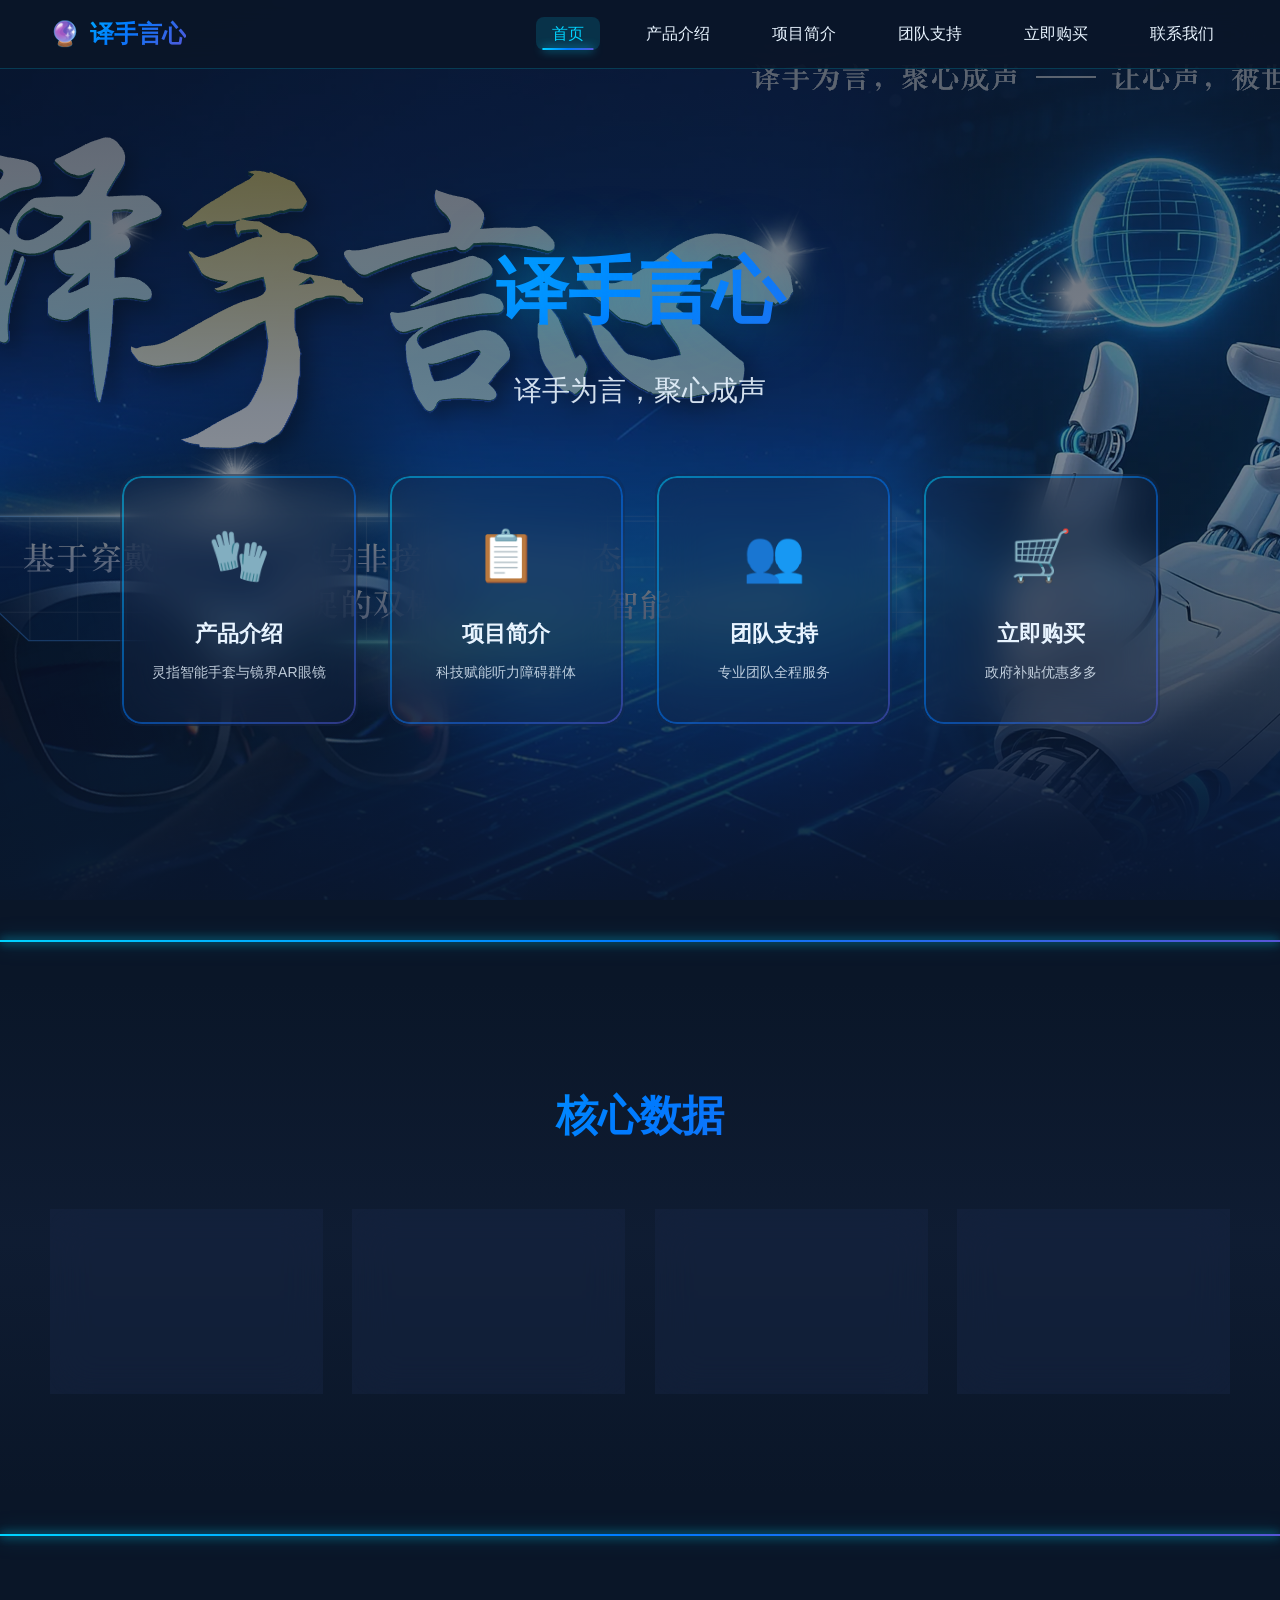
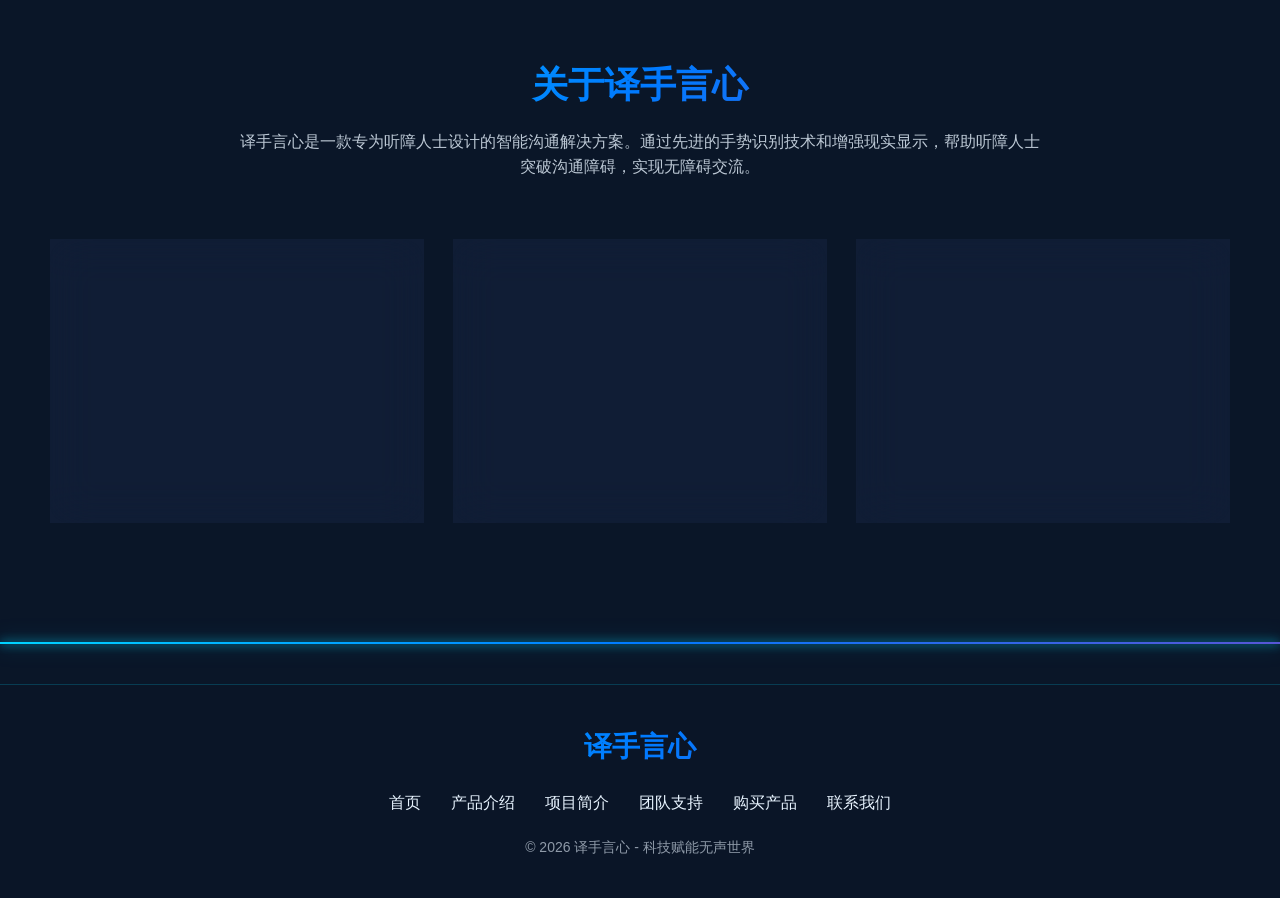
<file: index.html>
<!DOCTYPE html>
<html lang="zh-CN">
<head>
    <meta charset="UTF-8">
    <meta name="viewport" content="width=device-width, initial-scale=1.0">
    <title>译手言心 - 科技赋能无声世界</title>
    <link rel="stylesheet" href="css/style.css">
</head>
<body>
    <!-- 导航栏 -->
    <nav class="navbar">
        <a href="index.html" class="nav-logo">译手言心</a>
        <ul class="nav-links">
            <li><a href="index.html" class="active">首页</a></li>
            <li><a href="product.html">产品介绍</a></li>
            <li><a href="project.html">项目简介</a></li>
            <li><a href="team.html">团队支持</a></li>
            <li><a href="purchase.html">立即购买</a></li>
            <li><a href="contact.html">联系我们</a></li>
        </ul>
        <div class="menu-toggle">
            <span></span>
            <span></span>
            <span></span>
        </div>
    </nav>

    <!-- Hero 区域 -->
    <section class="hero">
        <div class="hero-bg"></div>
        <div class="hero-overlay"></div>
        <div class="hero-content">
            <h1 class="hero-title">译手言心</h1>
            <p class="hero-subtitle">译手为言，聚心成声</p>
            
            <!-- 导航卡片 -->
            <div class="nav-cards">
                <a href="product.html" class="nav-card">
                    <div class="nav-card-icon">🧤</div>
                    <h3 class="nav-card-title">产品介绍</h3>
                    <p class="nav-card-desc">灵指智能手套与镜界AR眼镜</p>
                </a>
                <a href="project.html" class="nav-card">
                    <div class="nav-card-icon">📋</div>
                    <h3 class="nav-card-title">项目简介</h3>
                    <p class="nav-card-desc">科技赋能听力障碍群体</p>
                </a>
                <a href="team.html" class="nav-card">
                    <div class="nav-card-icon">👥</div>
                    <h3 class="nav-card-title">团队支持</h3>
                    <p class="nav-card-desc">专业团队全程服务</p>
                </a>
                <a href="purchase.html" class="nav-card">
                    <div class="nav-card-icon">🛒</div>
                    <h3 class="nav-card-title">立即购买</h3>
                    <p class="nav-card-desc">政府补贴优惠多多</p>
                </a>
            </div>
        </div>
    </section>

    <!-- 发光分隔线 -->
    <div class="glow-line"></div>

    <!-- 核心数据展示 -->
    <section class="stats-section">
        <h2 class="section-title">核心数据</h2>
        <div class="stats-grid">
            <div class="stat-card fade-in">
                <div class="stat-number">94.63<span class="stat-unit">%</span></div>
                <div class="stat-label">识别精准度</div>
            </div>
            <div class="stat-card fade-in">
                <div class="stat-number">1200<span class="stat-unit">+</span></div>
                <div class="stat-label">服务人次</div>
            </div>
            <div class="stat-card fade-in">
                <div class="stat-number">8<span class="stat-unit">家</span></div>
                <div class="stat-label">合作机构</div>
            </div>
            <div class="stat-card fade-in">
                <div class="stat-number">95<span class="stat-unit">%</span></div>
                <div class="stat-label">用户满意度</div>
            </div>
        </div>
    </section>

    <!-- 发光分隔线 -->
    <div class="glow-line"></div>

    <!-- 关于我们 -->
    <section class="content-section">
        <div class="section-header">
            <h2>关于译手言心</h2>
            <p style="color: var(--glow-light); opacity: 0.8; max-width: 800px; margin: 0 auto;">
                译手言心是一款专为听障人士设计的智能沟通解决方案。通过先进的手势识别技术和增强现实显示，帮助听障人士突破沟通障碍，实现无障碍交流。
            </p>
        </div>

        <div class="tech-highlights" style="margin-top: 60px;">
            <div class="tech-card fade-in">
                <div class="tech-icon">🤲</div>
                <h4>手势识别</h4>
                <p>基于深度学习的实时手势识别技术，精准捕捉每一个动作</p>
            </div>
            <div class="tech-card fade-in">
                <div class="tech-icon">👓</div>
                <h4>AR增强现实</h4>
                <p>实时翻译显示，让沟通更加直观便捷</p>
            </div>
            <div class="tech-card fade-in">
                <div class="tech-icon">🌐</div>
                <h4>多语言支持</h4>
                <p>支持8种语言的实时翻译，打破语言障碍</p>
            </div>
        </div>
    </section>

    <!-- 发光分隔线 -->
    <div class="glow-line"></div>

    <!-- Footer -->
    <footer class="footer">
        <div class="footer-content">
            <div class="footer-logo">译手言心</div>
            <div class="footer-links">
                <a href="index.html">首页</a>
                <a href="product.html">产品介绍</a>
                <a href="project.html">项目简介</a>
                <a href="team.html">团队支持</a>
                <a href="purchase.html">购买产品</a>
                <a href="contact.html">联系我们</a>
            </div>
            <p class="footer-copyright">© 2026 译手言心 - 科技赋能无声世界</p>
        </div>
    </footer>

    <script src="js/main.js"></script>
</body>
</html>
</file>
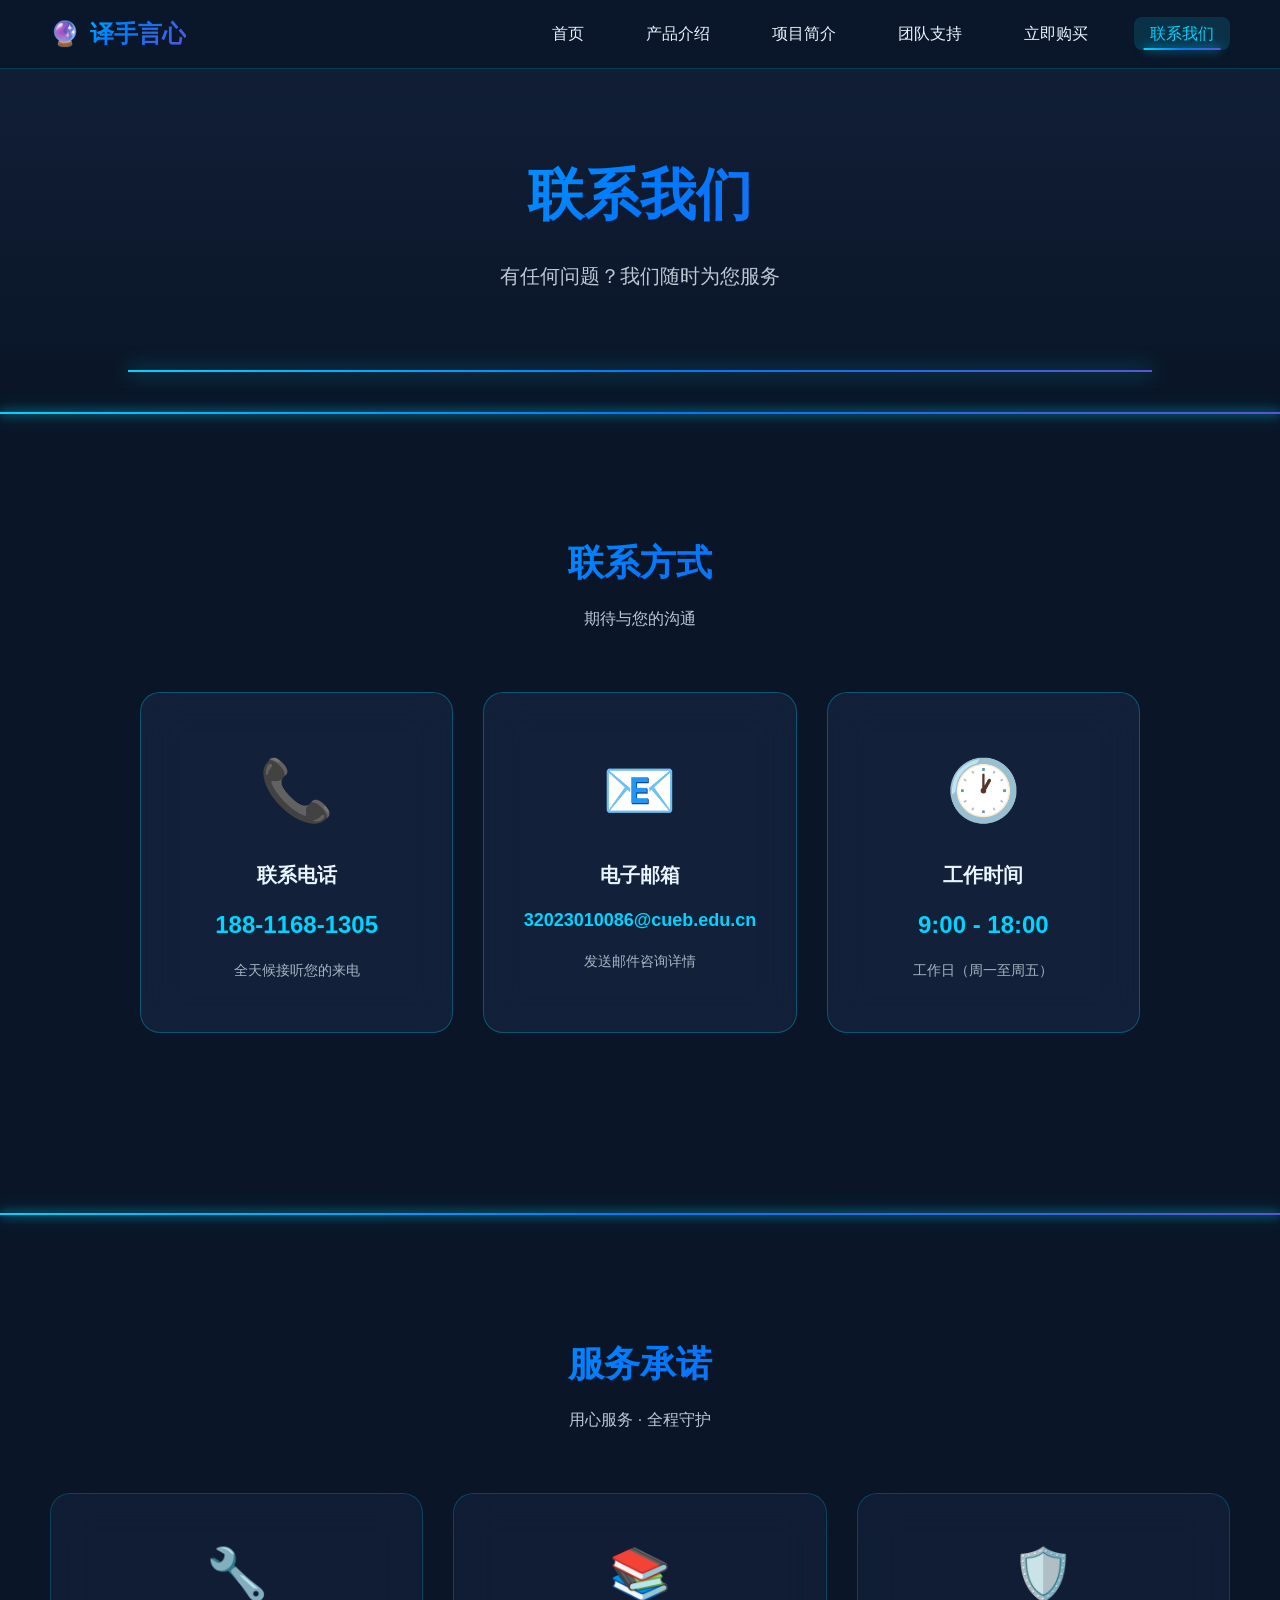
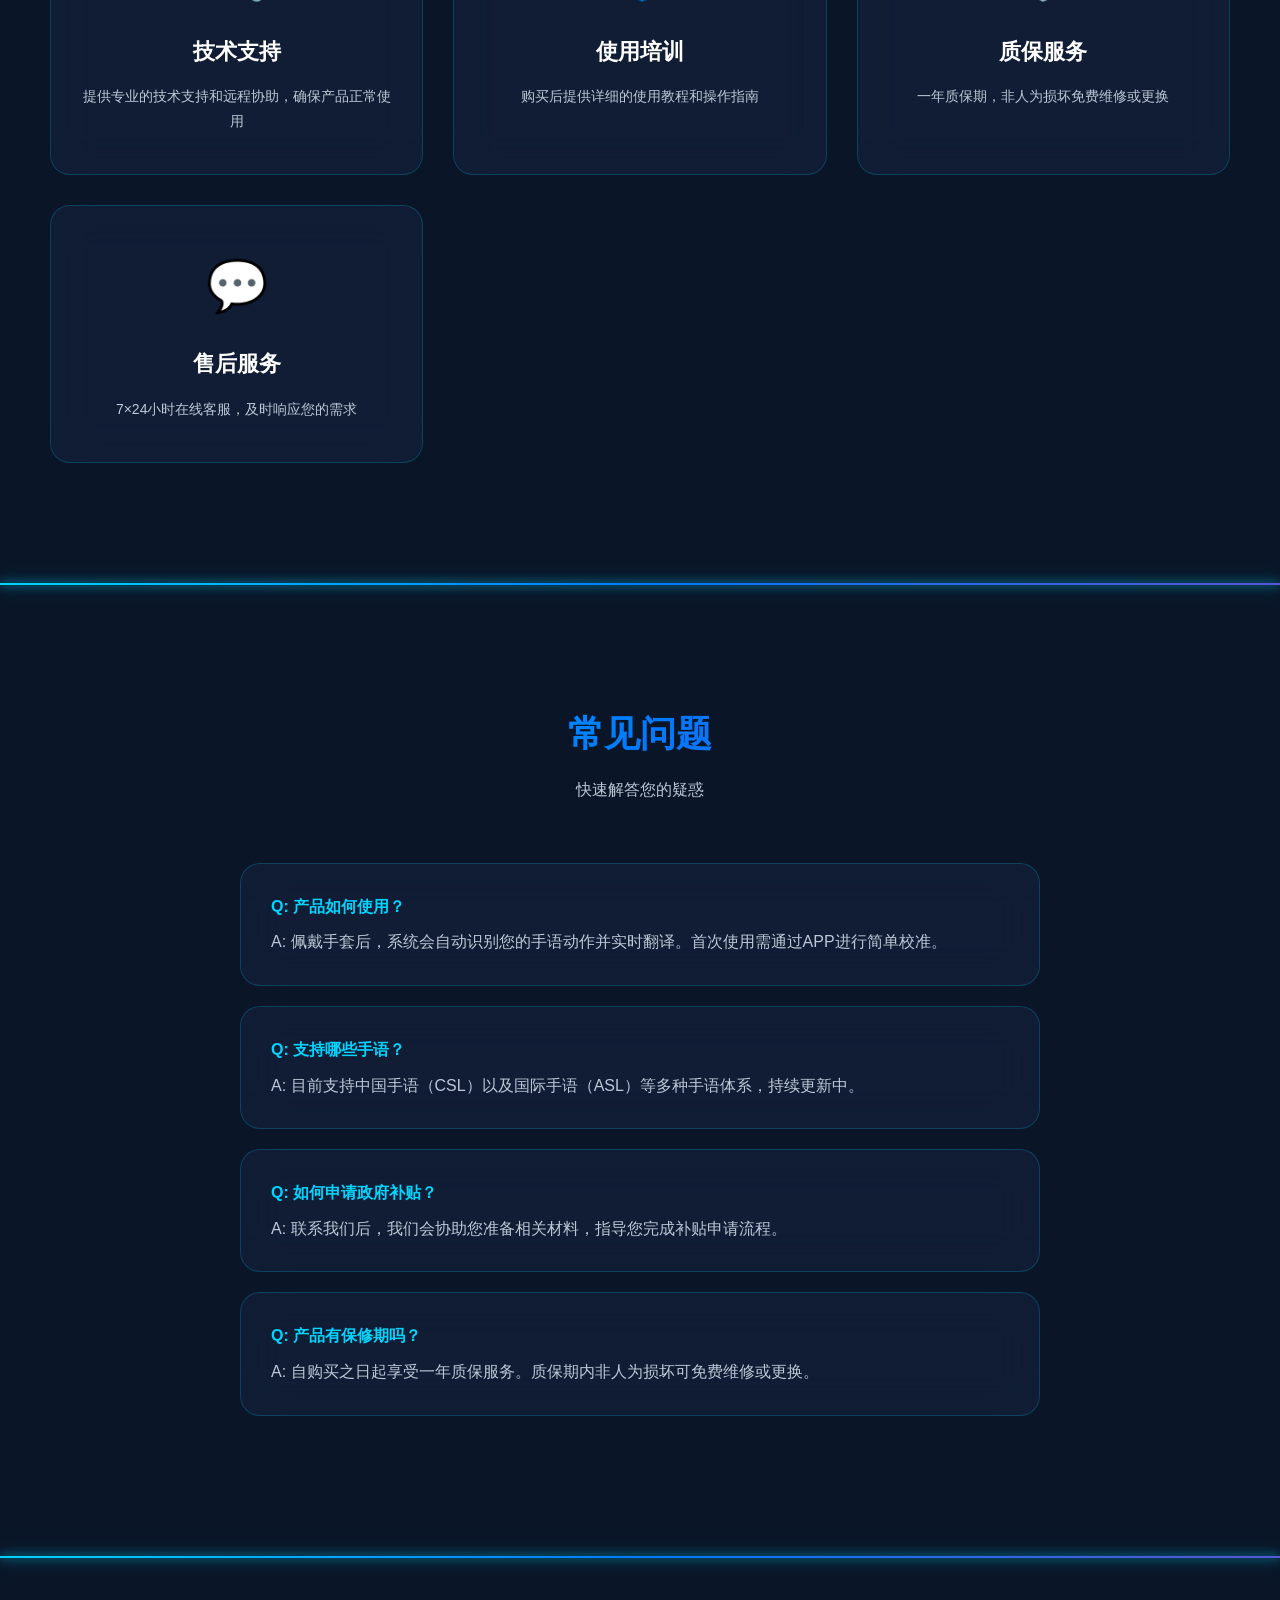
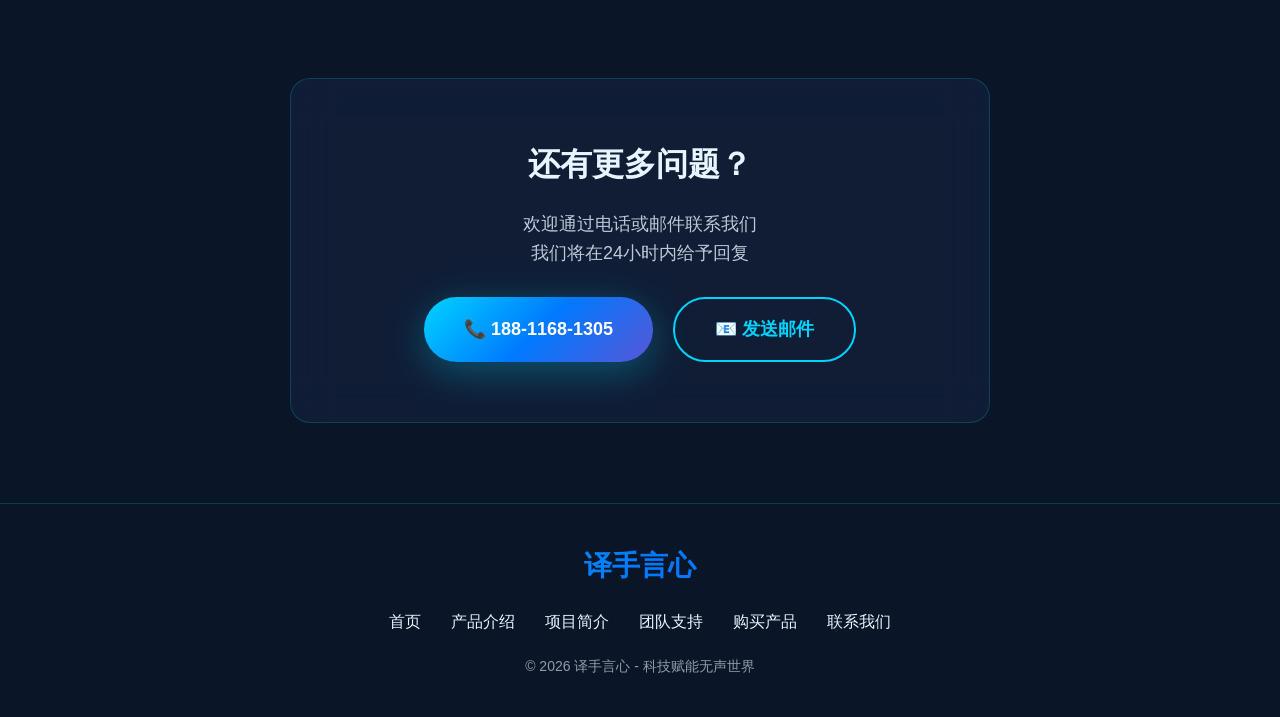
<file: contact.html>
<!DOCTYPE html>
<html lang="zh-CN">
<head>
    <meta charset="UTF-8">
    <meta name="viewport" content="width=device-width, initial-scale=1.0">
    <title>联系我们 - 译手言心</title>
    <link rel="stylesheet" href="css/style.css">
</head>
<body>
    <!-- 导航栏 -->
    <nav class="navbar">
        <a href="index.html" class="nav-logo">译手言心</a>
        <ul class="nav-links">
            <li><a href="index.html">首页</a></li>
            <li><a href="product.html">产品介绍</a></li>
            <li><a href="project.html">项目简介</a></li>
            <li><a href="team.html">团队支持</a></li>
            <li><a href="purchase.html">立即购买</a></li>
            <li><a href="contact.html" class="active">联系我们</a></li>
        </ul>
        <div class="menu-toggle">
            <span></span>
            <span></span>
            <span></span>
        </div>
    </nav>

    <!-- 页面标题 -->
    <section class="page-banner">
        <h1 class="page-title">联系我们</h1>
        <p class="page-subtitle">有任何问题？我们随时为您服务</p>
    </section>

    <!-- 发光分隔线 -->
    <div class="glow-line"></div>

    <!-- 联系方式 -->
    <section class="content-section">
        <div class="section-header">
            <h2>联系方式</h2>
            <p style="color: var(--glow-light); opacity: 0.8;">期待与您的沟通</p>
        </div>
        
        <div class="contact-cards">
            <div class="contact-card fade-in">
                <div class="contact-icon">📞</div>
                <h3>联系电话</h3>
                <div class="contact-value">188-1168-1305</div>
                <p style="margin-top: 15px; font-size: 14px; color: var(--glow-light); opacity: 0.7;">
                    全天候接听您的来电
                </p>
            </div>
            
            <div class="contact-card fade-in">
                <div class="contact-icon">📧</div>
                <h3>电子邮箱</h3>
                <div class="contact-value" style="font-size: 18px;">32023010086@cueb.edu.cn</div>
                <p style="margin-top: 15px; font-size: 14px; color: var(--glow-light); opacity: 0.7;">
                    发送邮件咨询详情
                </p>
            </div>
            
            <div class="contact-card fade-in">
                <div class="contact-icon">🕐</div>
                <h3>工作时间</h3>
                <div class="contact-value">9:00 - 18:00</div>
                <p style="margin-top: 15px; font-size: 14px; color: var(--glow-light); opacity: 0.7;">
                    工作日（周一至周五）
                </p>
            </div>
        </div>
    </section>

    <!-- 发光分隔线 -->
    <div class="glow-line"></div>

    <!-- 服务承诺 -->
    <section class="content-section">
        <div class="section-header">
            <h2>服务承诺</h2>
            <p style="color: var(--glow-light); opacity: 0.8;">用心服务 · 全程守护</p>
        </div>
        
        <div class="tech-highlights" style="margin-top: 40px;">
            <div class="tech-card fade-in">
                <div class="tech-icon">🔧</div>
                <h4>技术支持</h4>
                <p>提供专业的技术支持和远程协助，确保产品正常使用</p>
            </div>
            <div class="tech-card fade-in">
                <div class="tech-icon">📚</div>
                <h4>使用培训</h4>
                <p>购买后提供详细的使用教程和操作指南</p>
            </div>
            <div class="tech-card fade-in">
                <div class="tech-icon">🛡️</div>
                <h4>质保服务</h4>
                <p>一年质保期，非人为损坏免费维修或更换</p>
            </div>
            <div class="tech-card fade-in">
                <div class="tech-icon">💬</div>
                <h4>售后服务</h4>
                <p>7×24小时在线客服，及时响应您的需求</p>
            </div>
        </div>
    </section>

    <!-- 发光分隔线 -->
    <div class="glow-line"></div>

    <!-- 常见问题 -->
    <section class="content-section">
        <div class="section-header">
            <h2>常见问题</h2>
            <p style="color: var(--glow-light); opacity: 0.8;">快速解答您的疑惑</p>
        </div>
        
        <div style="max-width: 800px; margin: 40px auto 0;">
            <div class="glass-card fade-in" style="margin-bottom: 20px;">
                <h4 style="color: var(--tech-blue); margin-bottom: 10px;">Q: 产品如何使用？</h4>
                <p style="color: var(--glow-light); opacity: 0.8;">A: 佩戴手套后，系统会自动识别您的手语动作并实时翻译。首次使用需通过APP进行简单校准。</p>
            </div>
            
            <div class="glass-card fade-in" style="margin-bottom: 20px;">
                <h4 style="color: var(--tech-blue); margin-bottom: 10px;">Q: 支持哪些手语？</h4>
                <p style="color: var(--glow-light); opacity: 0.8;">A: 目前支持中国手语（CSL）以及国际手语（ASL）等多种手语体系，持续更新中。</p>
            </div>
            
            <div class="glass-card fade-in" style="margin-bottom: 20px;">
                <h4 style="color: var(--tech-blue); margin-bottom: 10px;">Q: 如何申请政府补贴？</h4>
                <p style="color: var(--glow-light); opacity: 0.8;">A: 联系我们后，我们会协助您准备相关材料，指导您完成补贴申请流程。</p>
            </div>
            
            <div class="glass-card fade-in" style="margin-bottom: 20px;">
                <h4 style="color: var(--tech-blue); margin-bottom: 10px;">Q: 产品有保修期吗？</h4>
                <p style="color: var(--glow-light); opacity: 0.8;">A: 自购买之日起享受一年质保服务。质保期内非人为损坏可免费维修或更换。</p>
            </div>
        </div>
    </section>

    <!-- 发光分隔线 -->
    <div class="glow-line"></div>

    <!-- 留言咨询 -->
    <section class="content-section" style="text-align: center; padding: 80px 50px;">
        <div class="glass-card fade-in" style="max-width: 700px; margin: 0 auto; padding: 60px;">
            <h2 style="font-size: 32px; margin-bottom: 20px;">还有更多问题？</h2>
            <p style="color: var(--glow-light); opacity: 0.8; margin-bottom: 30px; font-size: 18px;">
                欢迎通过电话或邮件联系我们<br>
                我们将在24小时内给予回复
            </p>
            <div style="display: flex; gap: 20px; justify-content: center; flex-wrap: wrap;">
                <a href="tel:18811681305" class="btn btn-primary" style="font-size: 18px;">
                    📞 188-1168-1305
                </a>
                <a href="mailto:32023010086@cueb.edu.cn" class="btn btn-secondary" style="font-size: 18px;">
                    📧 发送邮件
                </a>
            </div>
        </div>
    </section>

    <!-- Footer -->
    <footer class="footer">
        <div class="footer-content">
            <div class="footer-logo">译手言心</div>
            <div class="footer-links">
                <a href="index.html">首页</a>
                <a href="product.html">产品介绍</a>
                <a href="project.html">项目简介</a>
                <a href="team.html">团队支持</a>
                <a href="purchase.html">购买产品</a>
                <a href="contact.html">联系我们</a>
            </div>
            <p class="footer-copyright">© 2026 译手言心 - 科技赋能无声世界</p>
        </div>
    </footer>

    <script src="js/main.js"></script>
</body>
</html>
</file>
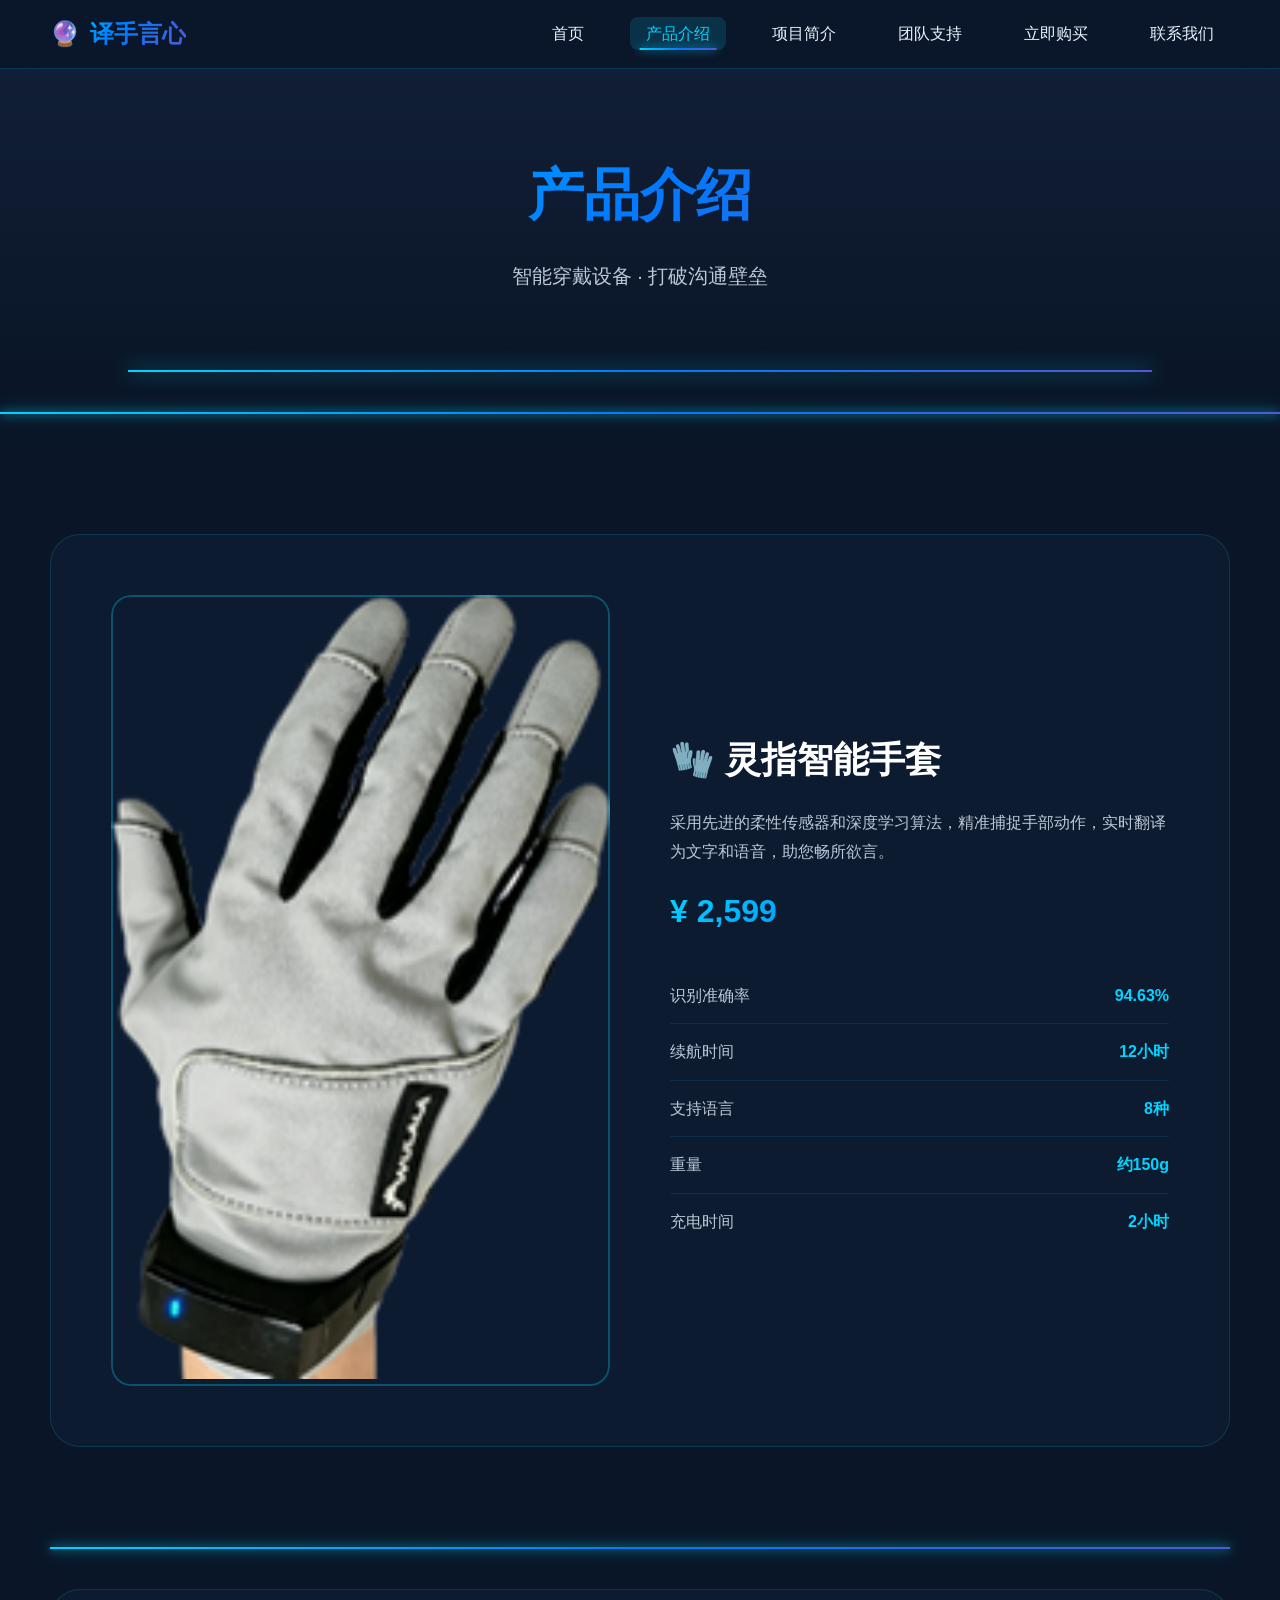
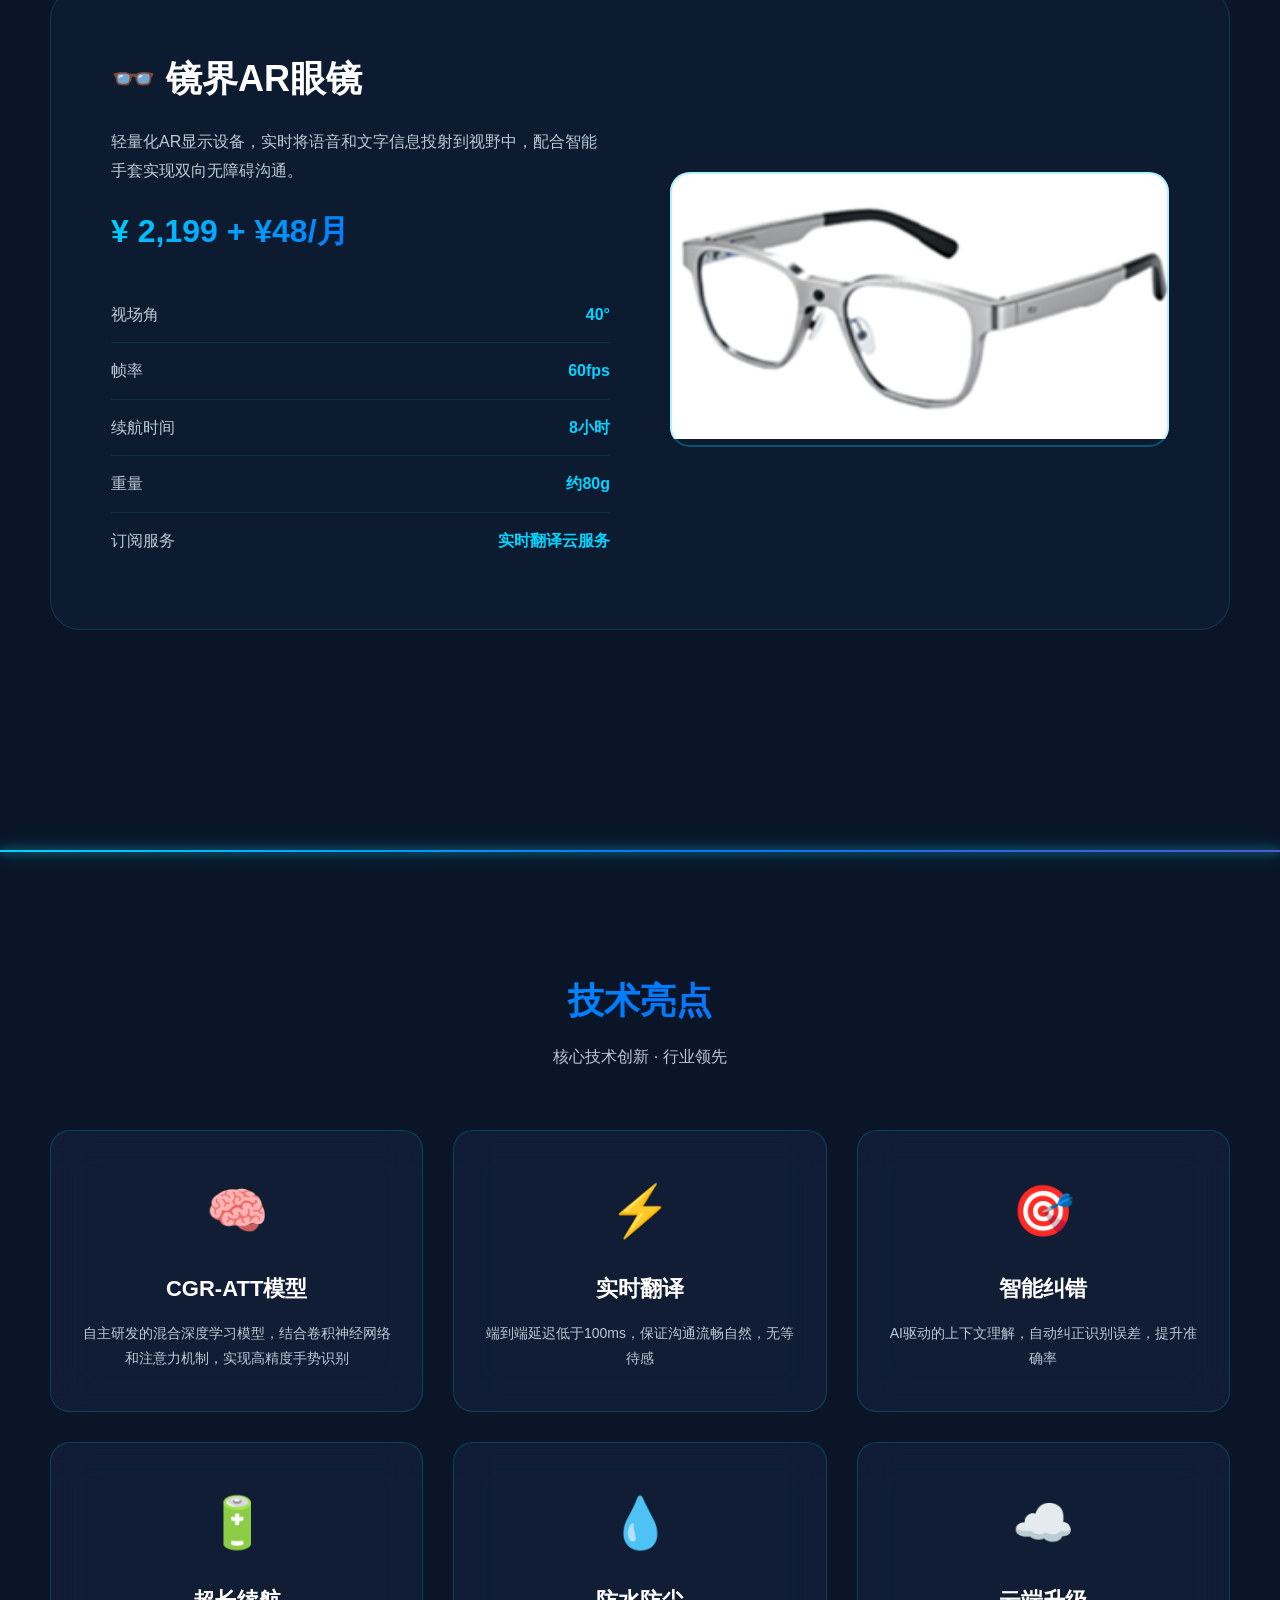
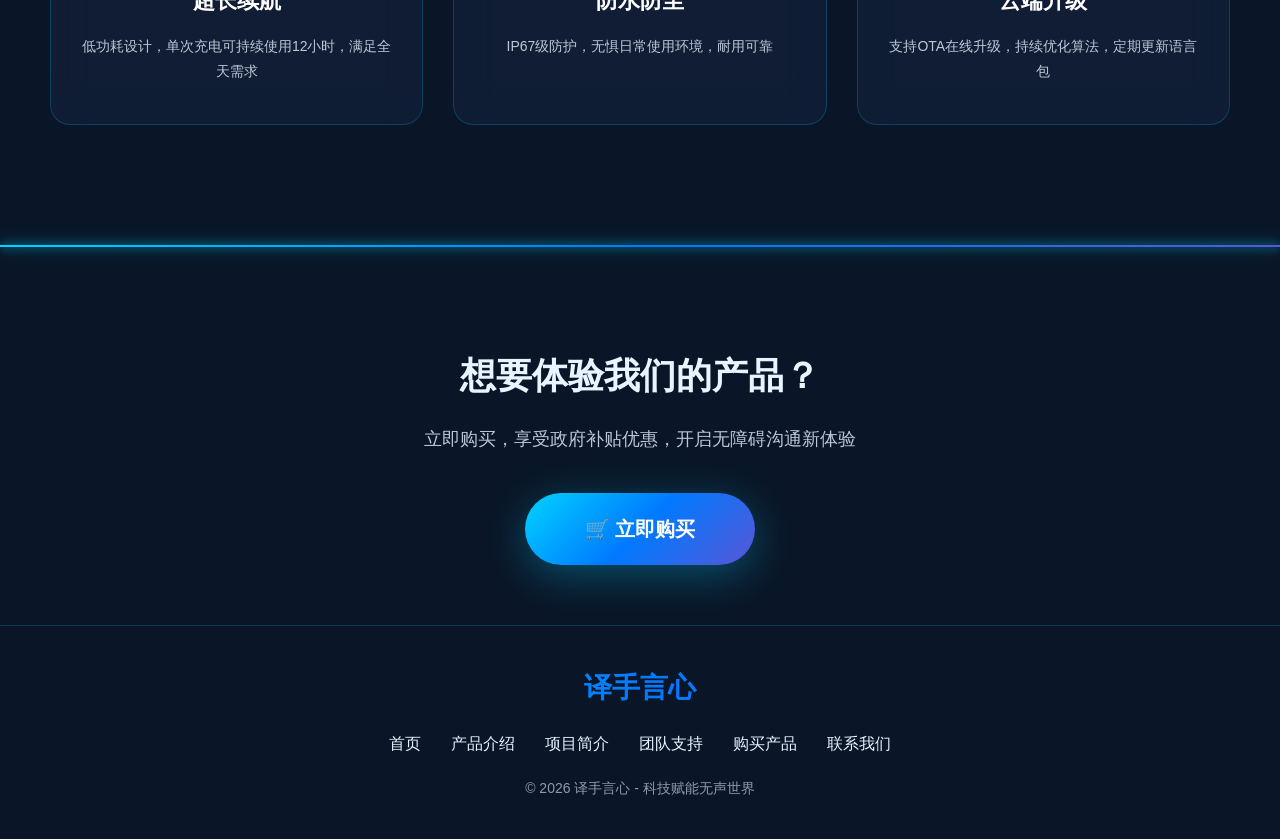
<file: product.html>
<!DOCTYPE html>
<html lang="zh-CN">
<head>
    <meta charset="UTF-8">
    <meta name="viewport" content="width=device-width, initial-scale=1.0">
    <title>产品介绍 - 译手言心</title>
    <link rel="stylesheet" href="css/style.css">
</head>
<body>
    <!-- 导航栏 -->
    <nav class="navbar">
        <a href="index.html" class="nav-logo">译手言心</a>
        <ul class="nav-links">
            <li><a href="index.html">首页</a></li>
            <li><a href="product.html" class="active">产品介绍</a></li>
            <li><a href="project.html">项目简介</a></li>
            <li><a href="team.html">团队支持</a></li>
            <li><a href="purchase.html">立即购买</a></li>
            <li><a href="contact.html">联系我们</a></li>
        </ul>
        <div class="menu-toggle">
            <span></span>
            <span></span>
            <span></span>
        </div>
    </nav>

    <!-- 页面标题 -->
    <section class="page-banner">
        <h1 class="page-title">产品介绍</h1>
        <p class="page-subtitle">智能穿戴设备 · 打破沟通壁垒</p>
    </section>

    <!-- 发光分隔线 -->
    <div class="glow-line"></div>

    <!-- 产品展示区 -->
    <section class="content-section">
        <!-- 灵指智能手套 -->
        <div class="product-block fade-in">
            <div class="product-image">
                <img src="glove.png" alt="灵指智能手套">
            </div>
            <div class="product-info">
                <h3>🧤 灵指智能手套</h3>
                <p style="color: var(--glow-light); opacity: 0.8; margin-bottom: 20px; line-height: 1.8;">
                    采用先进的柔性传感器和深度学习算法，精准捕捉手部动作，实时翻译为文字和语音，助您畅所欲言。
                </p>
                <div class="price">¥ 2,599</div>
                <ul class="product-specs">
                    <li>
                        <span class="spec-label">识别准确率</span>
                        <span class="spec-value">94.63%</span>
                    </li>
                    <li>
                        <span class="spec-label">续航时间</span>
                        <span class="spec-value">12小时</span>
                    </li>
                    <li>
                        <span class="spec-label">支持语言</span>
                        <span class="spec-value">8种</span>
                    </li>
                    <li>
                        <span class="spec-label">重量</span>
                        <span class="spec-value">约150g</span>
                    </li>
                    <li>
                        <span class="spec-label">充电时间</span>
                        <span class="spec-value">2小时</span>
                    </li>
                </ul>
            </div>
        </div>

        <!-- 发光分隔线 -->
        <div class="glow-line"></div>

        <!-- 镜界AR眼镜 -->
        <div class="product-block reverse fade-in">
            <div class="product-image">
                <img src="glasses.png" alt="镜界AR眼镜">
            </div>
            <div class="product-info">
                <h3>👓 镜界AR眼镜</h3>
                <p style="color: var(--glow-light); opacity: 0.8; margin-bottom: 20px; line-height: 1.8;">
                    轻量化AR显示设备，实时将语音和文字信息投射到视野中，配合智能手套实现双向无障碍沟通。
                </p>
                <div class="price">¥ 2,199 + ¥48/月</div>
                <ul class="product-specs">
                    <li>
                        <span class="spec-label">视场角</span>
                        <span class="spec-value">40°</span>
                    </li>
                    <li>
                        <span class="spec-label">帧率</span>
                        <span class="spec-value">60fps</span>
                    </li>
                    <li>
                        <span class="spec-label">续航时间</span>
                        <span class="spec-value">8小时</span>
                    </li>
                    <li>
                        <span class="spec-label">重量</span>
                        <span class="spec-value">约80g</span>
                    </li>
                    <li>
                        <span class="spec-label">订阅服务</span>
                        <span class="spec-value">实时翻译云服务</span>
                    </li>
                </ul>
            </div>
        </div>
    </section>

    <!-- 发光分隔线 -->
    <div class="glow-line"></div>

    <!-- 技术亮点 -->
    <section class="content-section">
        <div class="section-header">
            <h2>技术亮点</h2>
            <p style="color: var(--glow-light); opacity: 0.8;">核心技术创新 · 行业领先</p>
        </div>

        <div class="tech-highlights">
            <div class="tech-card fade-in">
                <div class="tech-icon">🧠</div>
                <h4>CGR-ATT模型</h4>
                <p>自主研发的混合深度学习模型，结合卷积神经网络和注意力机制，实现高精度手势识别</p>
            </div>
            <div class="tech-card fade-in">
                <div class="tech-icon">⚡</div>
                <h4>实时翻译</h4>
                <p>端到端延迟低于100ms，保证沟通流畅自然，无等待感</p>
            </div>
            <div class="tech-card fade-in">
                <div class="tech-icon">🎯</div>
                <h4>智能纠错</h4>
                <p>AI驱动的上下文理解，自动纠正识别误差，提升准确率</p>
            </div>
            <div class="tech-card fade-in">
                <div class="tech-icon">🔋</div>
                <h4>超长续航</h4>
                <p>低功耗设计，单次充电可持续使用12小时，满足全天需求</p>
            </div>
            <div class="tech-card fade-in">
                <div class="tech-icon">💧</div>
                <h4>防水防尘</h4>
                <p>IP67级防护，无惧日常使用环境，耐用可靠</p>
            </div>
            <div class="tech-card fade-in">
                <div class="tech-icon">☁️</div>
                <h4>云端升级</h4>
                <p>支持OTA在线升级，持续优化算法，定期更新语言包</p>
            </div>
        </div>
    </section>

    <!-- 发光分隔线 -->
    <div class="glow-line"></div>

    <!-- 购买入口 -->
    <section class="content-section" style="text-align: center; padding: 60px 50px;">
        <h2 style="font-size: 36px; margin-bottom: 20px;">想要体验我们的产品？</h2>
        <p style="color: var(--glow-light); opacity: 0.8; margin-bottom: 40px; font-size: 18px;">
            立即购买，享受政府补贴优惠，开启无障碍沟通新体验
        </p>
        <a href="purchase.html" class="btn btn-primary" style="font-size: 20px; padding: 20px 60px;">
            🛒 立即购买
        </a>
    </section>

    <!-- Footer -->
    <footer class="footer">
        <div class="footer-content">
            <div class="footer-logo">译手言心</div>
            <div class="footer-links">
                <a href="index.html">首页</a>
                <a href="product.html">产品介绍</a>
                <a href="project.html">项目简介</a>
                <a href="team.html">团队支持</a>
                <a href="purchase.html">购买产品</a>
                <a href="contact.html">联系我们</a>
            </div>
            <p class="footer-copyright">© 2026 译手言心 - 科技赋能无声世界</p>
        </div>
    </footer>

    <script src="js/main.js"></script>
</body>
</html>
</file>
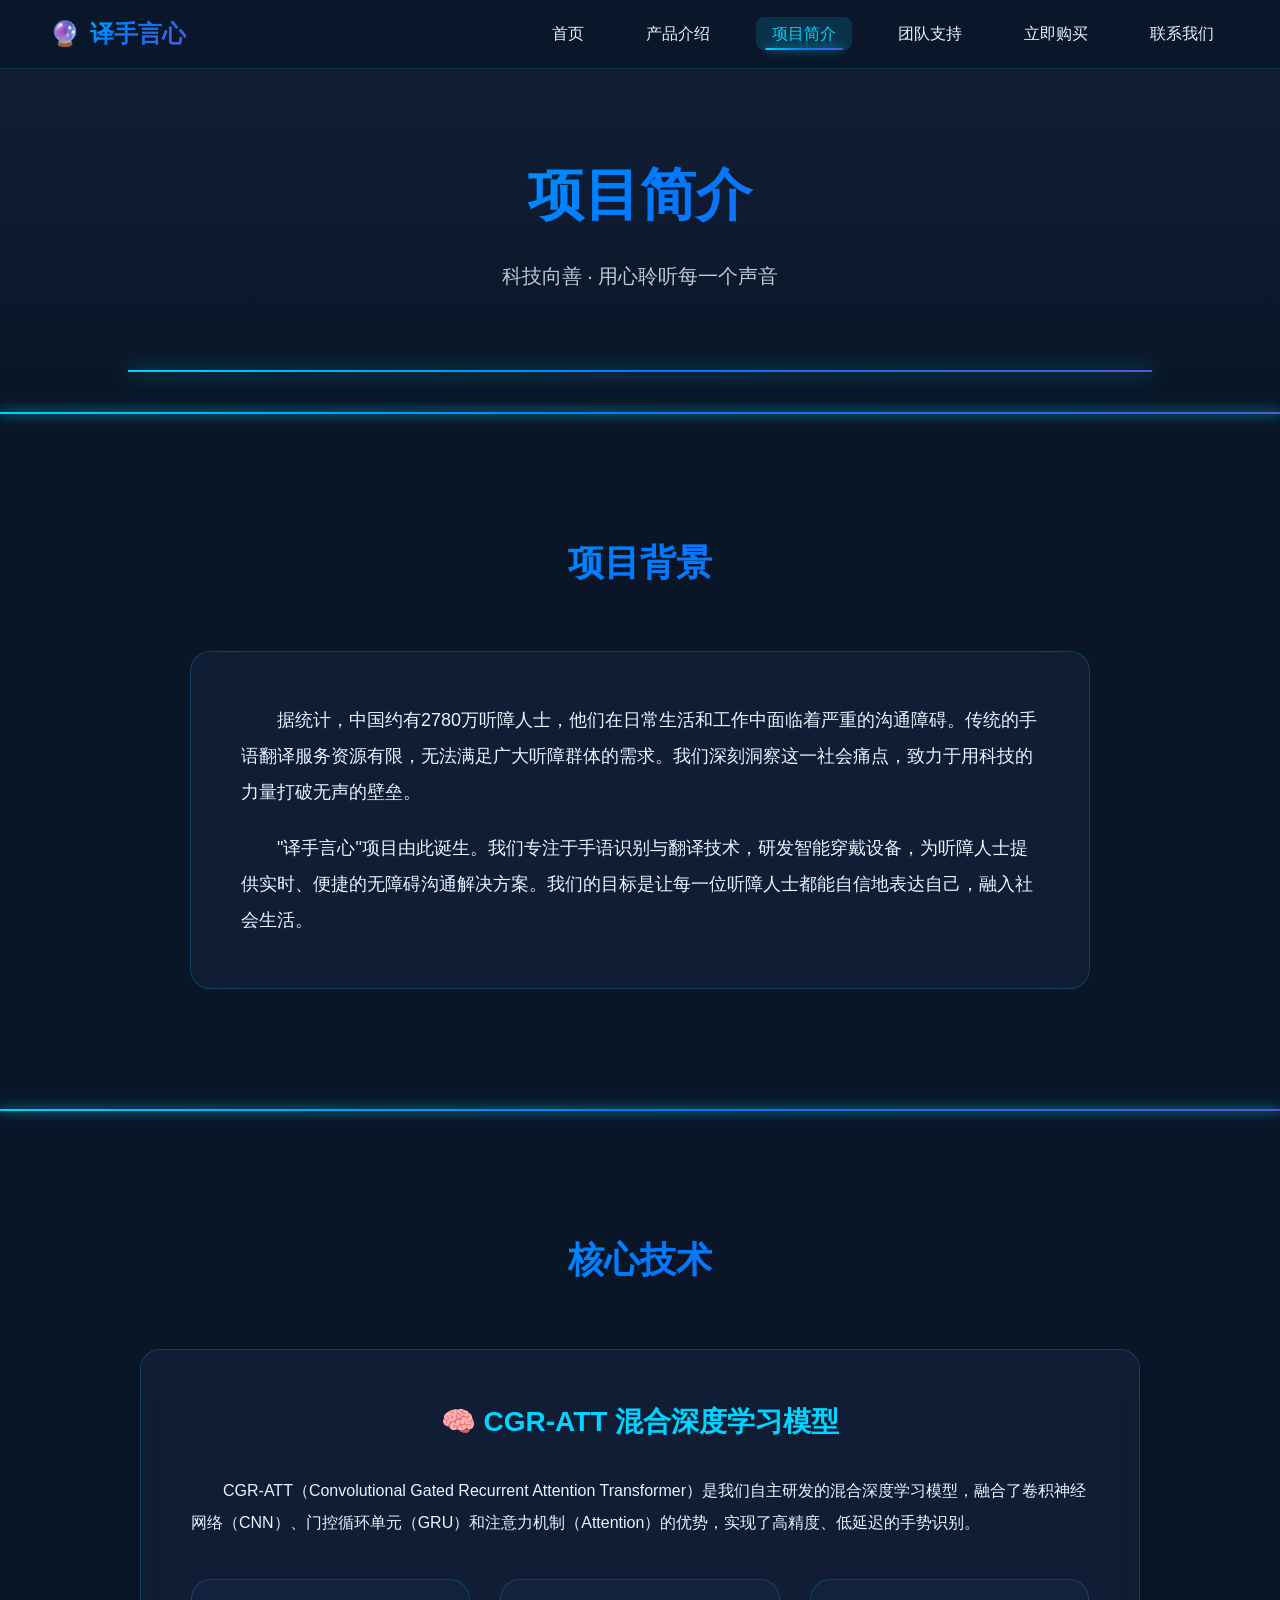
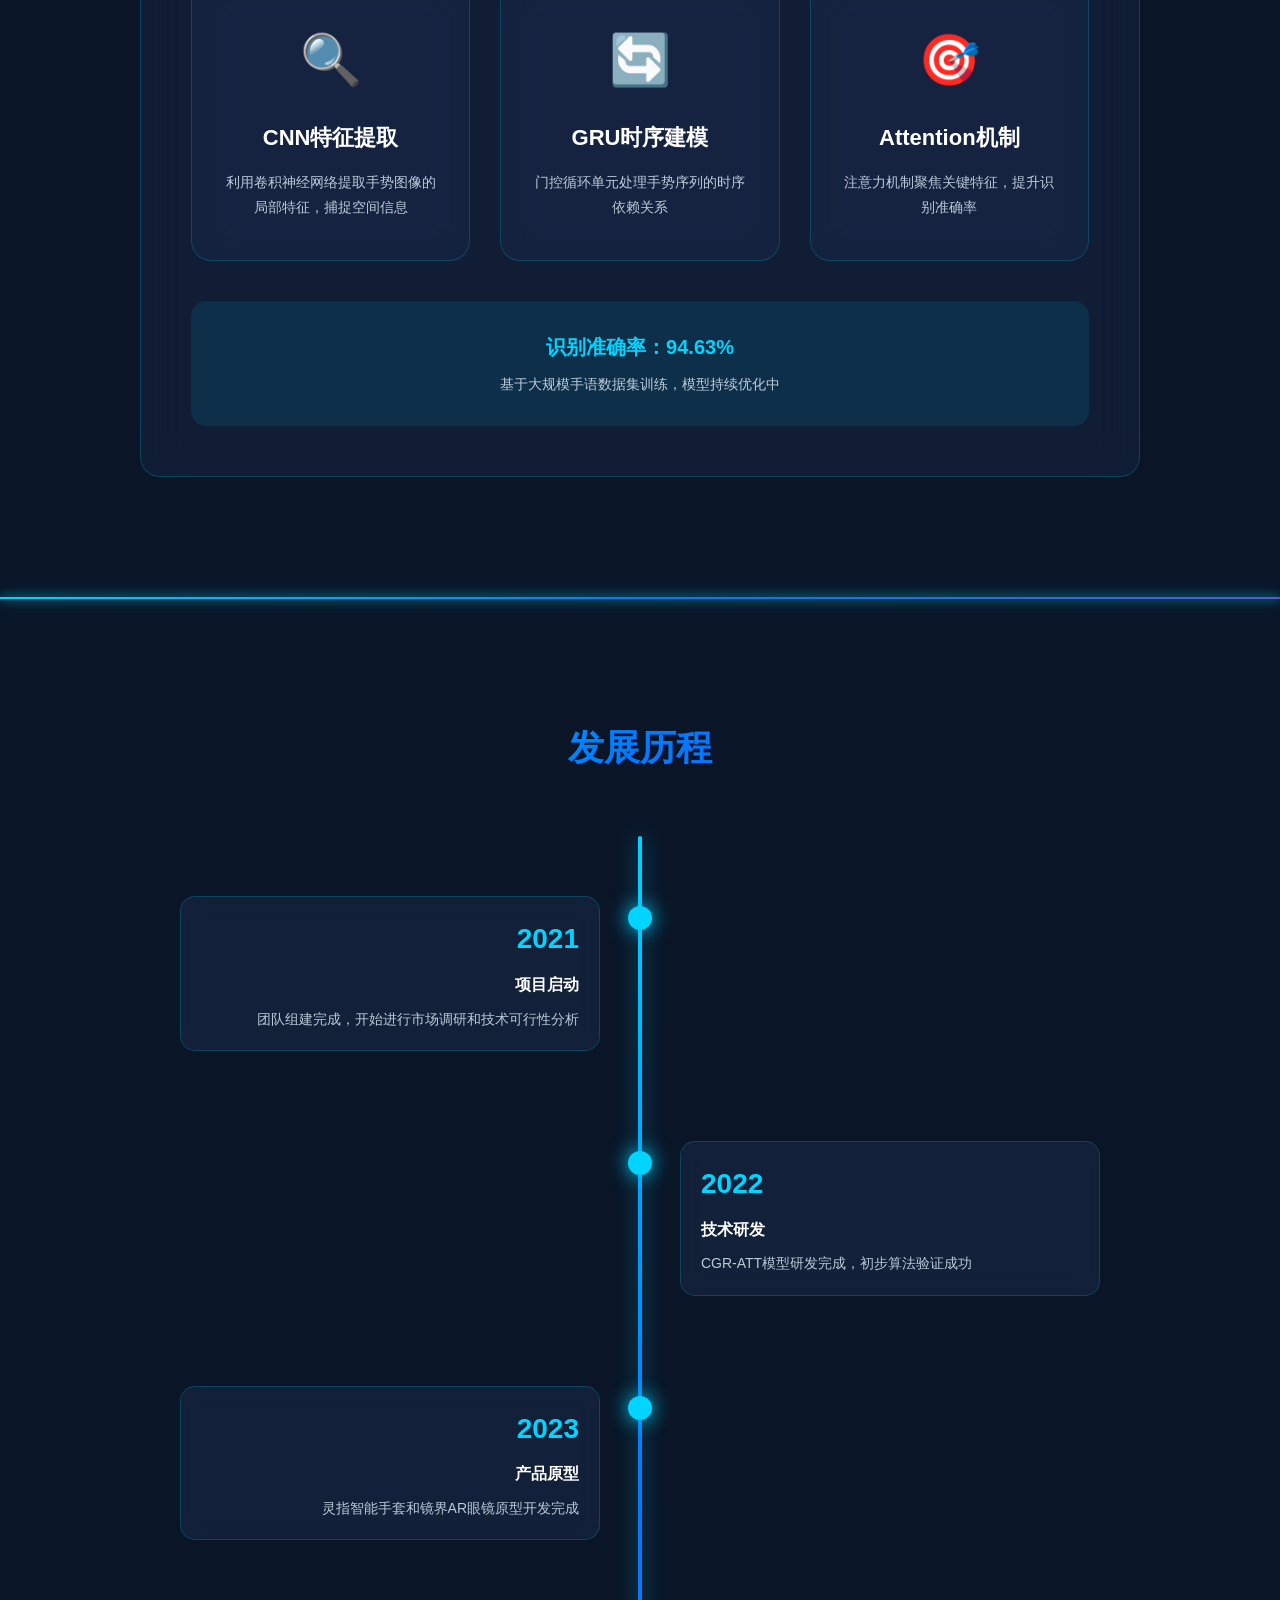
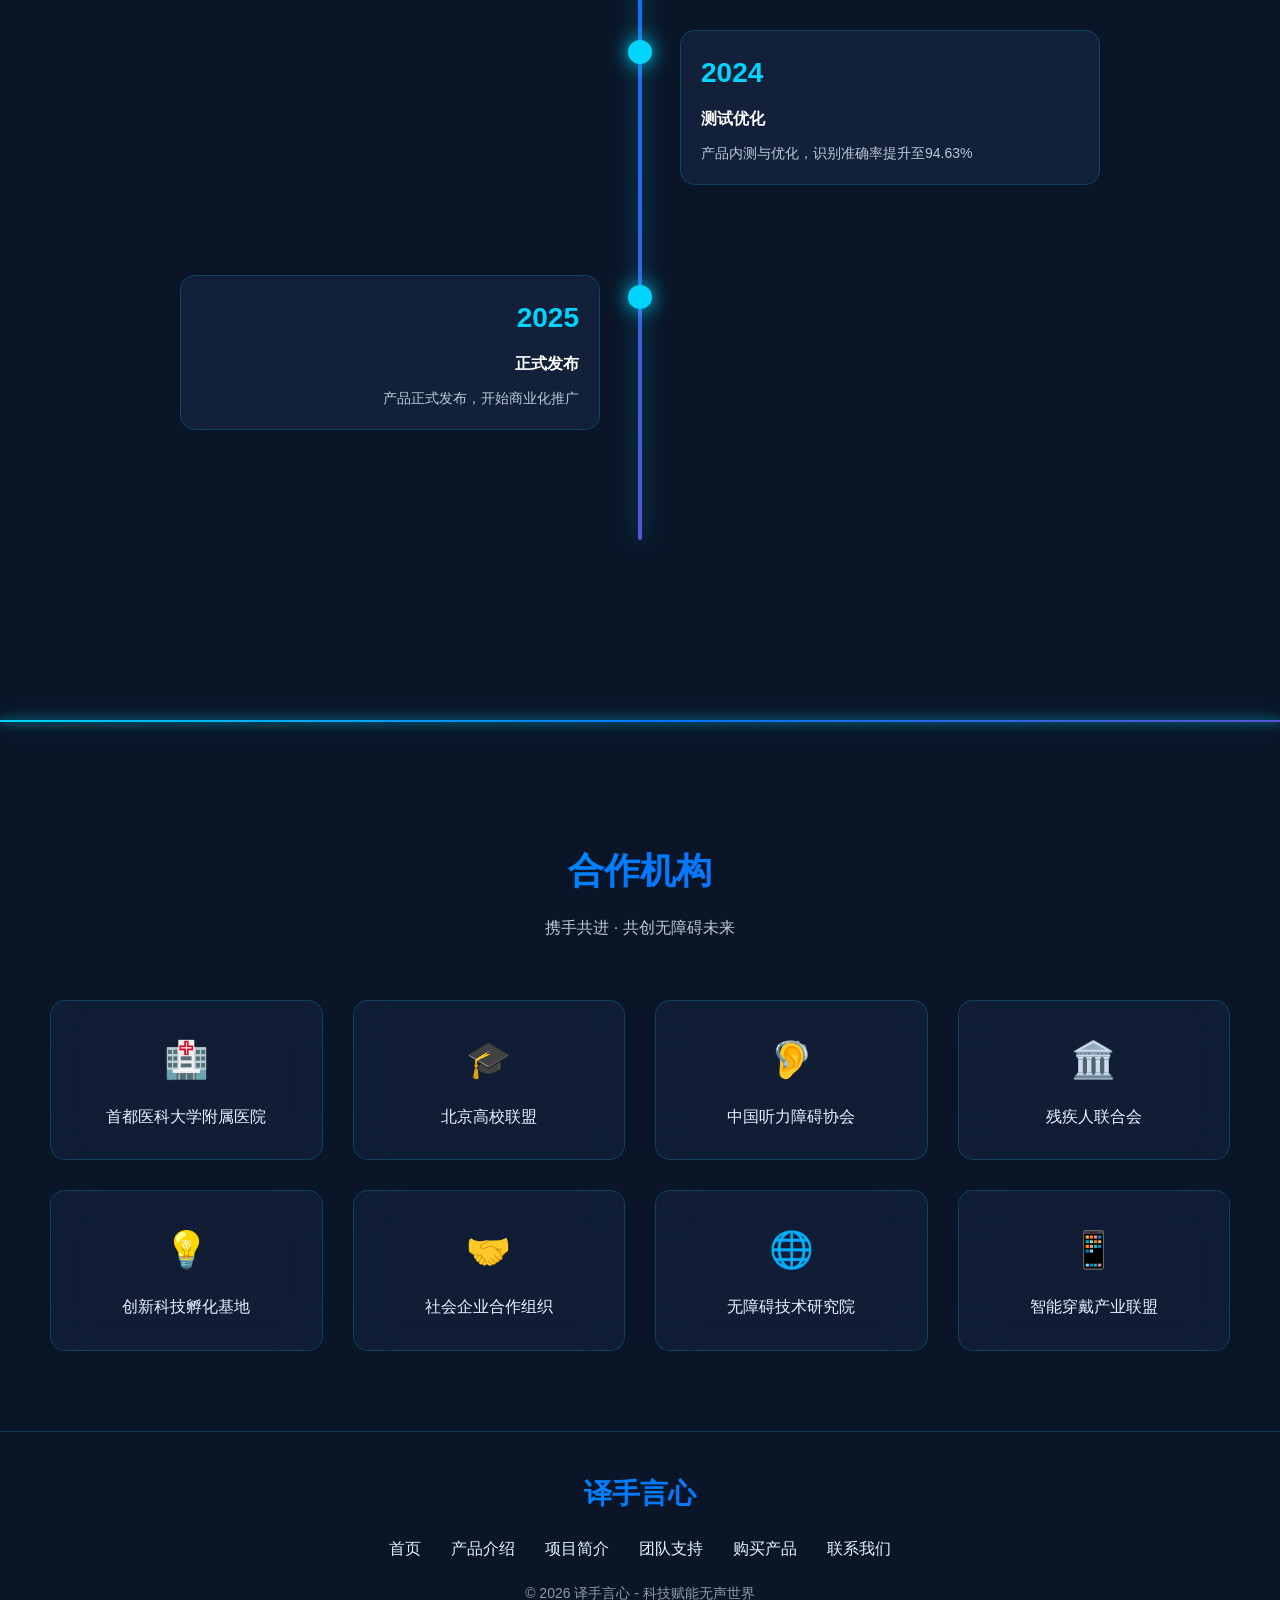
<file: project.html>
<!DOCTYPE html>
<html lang="zh-CN">
<head>
    <meta charset="UTF-8">
    <meta name="viewport" content="width=device-width, initial-scale=1.0">
    <title>项目简介 - 译手言心</title>
    <link rel="stylesheet" href="css/style.css">
</head>
<body>
    <!-- 导航栏 -->
    <nav class="navbar">
        <a href="index.html" class="nav-logo">译手言心</a>
        <ul class="nav-links">
            <li><a href="index.html">首页</a></li>
            <li><a href="product.html">产品介绍</a></li>
            <li><a href="project.html" class="active">项目简介</a></li>
            <li><a href="team.html">团队支持</a></li>
            <li><a href="purchase.html">立即购买</a></li>
            <li><a href="contact.html">联系我们</a></li>
        </ul>
        <div class="menu-toggle">
            <span></span>
            <span></span>
            <span></span>
        </div>
    </nav>

    <!-- 页面标题 -->
    <section class="page-banner">
        <h1 class="page-title">项目简介</h1>
        <p class="page-subtitle">科技向善 · 用心聆听每一个声音</p>
    </section>

    <!-- 发光分隔线 -->
    <div class="glow-line"></div>

    <!-- 项目简介文字区块 -->
    <section class="content-section">
        <div class="section-header">
            <h2>项目背景</h2>
        </div>
        
        <div class="glass-card fade-in" style="max-width: 900px; margin: 0 auto; padding: 50px;">
            <p style="font-size: 18px; line-height: 2; color: var(--glow-light); text-indent: 2em;">
                据统计，中国约有2780万听障人士，他们在日常生活和工作中面临着严重的沟通障碍。传统的手语翻译服务资源有限，无法满足广大听障群体的需求。我们深刻洞察这一社会痛点，致力于用科技的力量打破无声的壁垒。
            </p>
            <p style="font-size: 18px; line-height: 2; color: var(--glow-light); text-indent: 2em; margin-top: 20px;">
                "译手言心"项目由此诞生。我们专注于手语识别与翻译技术，研发智能穿戴设备，为听障人士提供实时、便捷的无障碍沟通解决方案。我们的目标是让每一位听障人士都能自信地表达自己，融入社会生活。
            </p>
        </div>
    </section>

    <!-- 发光分隔线 -->
    <div class="glow-line"></div>

    <!-- 核心技术 -->
    <section class="content-section">
        <div class="section-header">
            <h2>核心技术</h2>
        </div>
        
        <div class="glass-card fade-in" style="max-width: 1000px; margin: 0 auto; padding: 50px;">
            <h3 style="font-size: 28px; color: var(--tech-blue); margin-bottom: 30px; text-align: center;">
                🧠 CGR-ATT 混合深度学习模型
            </h3>
            <p style="font-size: 16px; line-height: 2; color: var(--glow-light); text-indent: 2em; margin-bottom: 30px;">
                CGR-ATT（Convolutional Gated Recurrent Attention Transformer）是我们自主研发的混合深度学习模型，融合了卷积神经网络（CNN）、门控循环单元（GRU）和注意力机制（Attention）的优势，实现了高精度、低延迟的手势识别。
            </p>
            
            <div class="tech-highlights" style="margin-top: 40px;">
                <div class="tech-card">
                    <div class="tech-icon">🔍</div>
                    <h4>CNN特征提取</h4>
                    <p>利用卷积神经网络提取手势图像的局部特征，捕捉空间信息</p>
                </div>
                <div class="tech-card">
                    <div class="tech-icon">🔄</div>
                    <h4>GRU时序建模</h4>
                    <p>门控循环单元处理手势序列的时序依赖关系</p>
                </div>
                <div class="tech-card">
                    <div class="tech-icon">🎯</div>
                    <h4>Attention机制</h4>
                    <p>注意力机制聚焦关键特征，提升识别准确率</p>
                </div>
            </div>
            
            <div style="background: rgba(0, 212, 255, 0.1); border-radius: 15px; padding: 30px; margin-top: 40px; text-align: center;">
                <p style="font-size: 20px; color: var(--tech-blue); font-weight: bold;">
                    识别准确率：94.63%
                </p>
                <p style="font-size: 14px; color: var(--glow-light); opacity: 0.8; margin-top: 10px;">
                    基于大规模手语数据集训练，模型持续优化中
                </p>
            </div>
        </div>
    </section>

    <!-- 发光分隔线 -->
    <div class="glow-line"></div>

    <!-- 发展历程 -->
    <section class="content-section">
        <div class="section-header">
            <h2>发展历程</h2>
        </div>
        
        <div class="timeline">
            <div class="timeline-item fade-in">
                <div class="timeline-dot"></div>
                <div class="timeline-content">
                    <div class="timeline-year">2021</div>
                    <h4>项目启动</h4>
                    <p>团队组建完成，开始进行市场调研和技术可行性分析</p>
                </div>
            </div>
            <div class="timeline-item fade-in">
                <div class="timeline-dot"></div>
                <div class="timeline-content">
                    <div class="timeline-year">2022</div>
                    <h4>技术研发</h4>
                    <p>CGR-ATT模型研发完成，初步算法验证成功</p>
                </div>
            </div>
            <div class="timeline-item fade-in">
                <div class="timeline-dot"></div>
                <div class="timeline-content">
                    <div class="timeline-year">2023</div>
                    <h4>产品原型</h4>
                    <p>灵指智能手套和镜界AR眼镜原型开发完成</p>
                </div>
            </div>
            <div class="timeline-item fade-in">
                <div class="timeline-dot"></div>
                <div class="timeline-content">
                    <div class="timeline-year">2024</div>
                    <h4>测试优化</h4>
                    <p>产品内测与优化，识别准确率提升至94.63%</p>
                </div>
            </div>
            <div class="timeline-item fade-in">
                <div class="timeline-dot"></div>
                <div class="timeline-content">
                    <div class="timeline-year">2025</div>
                    <h4>正式发布</h4>
                    <p>产品正式发布，开始商业化推广</p>
                </div>
            </div>
        </div>
    </section>

    <!-- 发光分隔线 -->
    <div class="glow-line"></div>

    <!-- 合作机构 -->
    <section class="content-section">
        <div class="section-header">
            <h2>合作机构</h2>
            <p style="color: var(--glow-light); opacity: 0.8; margin-top: 10px;">携手共进 · 共创无障碍未来</p>
        </div>
        
        <div class="partners-grid">
            <div class="partner-card fade-in">
                <div class="partner-logo">🏥</div>
                <div class="partner-name">首都医科大学附属医院</div>
            </div>
            <div class="partner-card fade-in">
                <div class="partner-logo">🎓</div>
                <div class="partner-name">北京高校联盟</div>
            </div>
            <div class="partner-card fade-in">
                <div class="partner-logo">🦻</div>
                <div class="partner-name">中国听力障碍协会</div>
            </div>
            <div class="partner-card fade-in">
                <div class="partner-logo">🏛️</div>
                <div class="partner-name">残疾人联合会</div>
            </div>
            <div class="partner-card fade-in">
                <div class="partner-logo">💡</div>
                <div class="partner-name">创新科技孵化基地</div>
            </div>
            <div class="partner-card fade-in">
                <div class="partner-logo">🤝</div>
                <div class="partner-name">社会企业合作组织</div>
            </div>
            <div class="partner-card fade-in">
                <div class="partner-logo">🌐</div>
                <div class="partner-name">无障碍技术研究院</div>
            </div>
            <div class="partner-card fade-in">
                <div class="partner-logo">📱</div>
                <div class="partner-name">智能穿戴产业联盟</div>
            </div>
        </div>
    </section>

    <!-- Footer -->
    <footer class="footer">
        <div class="footer-content">
            <div class="footer-logo">译手言心</div>
            <div class="footer-links">
                <a href="index.html">首页</a>
                <a href="product.html">产品介绍</a>
                <a href="project.html">项目简介</a>
                <a href="team.html">团队支持</a>
                <a href="purchase.html">购买产品</a>
                <a href="contact.html">联系我们</a>
            </div>
            <p class="footer-copyright">© 2026 译手言心 - 科技赋能无声世界</p>
        </div>
    </footer>

    <script src="js/main.js"></script>
</body>
</html>
</file>
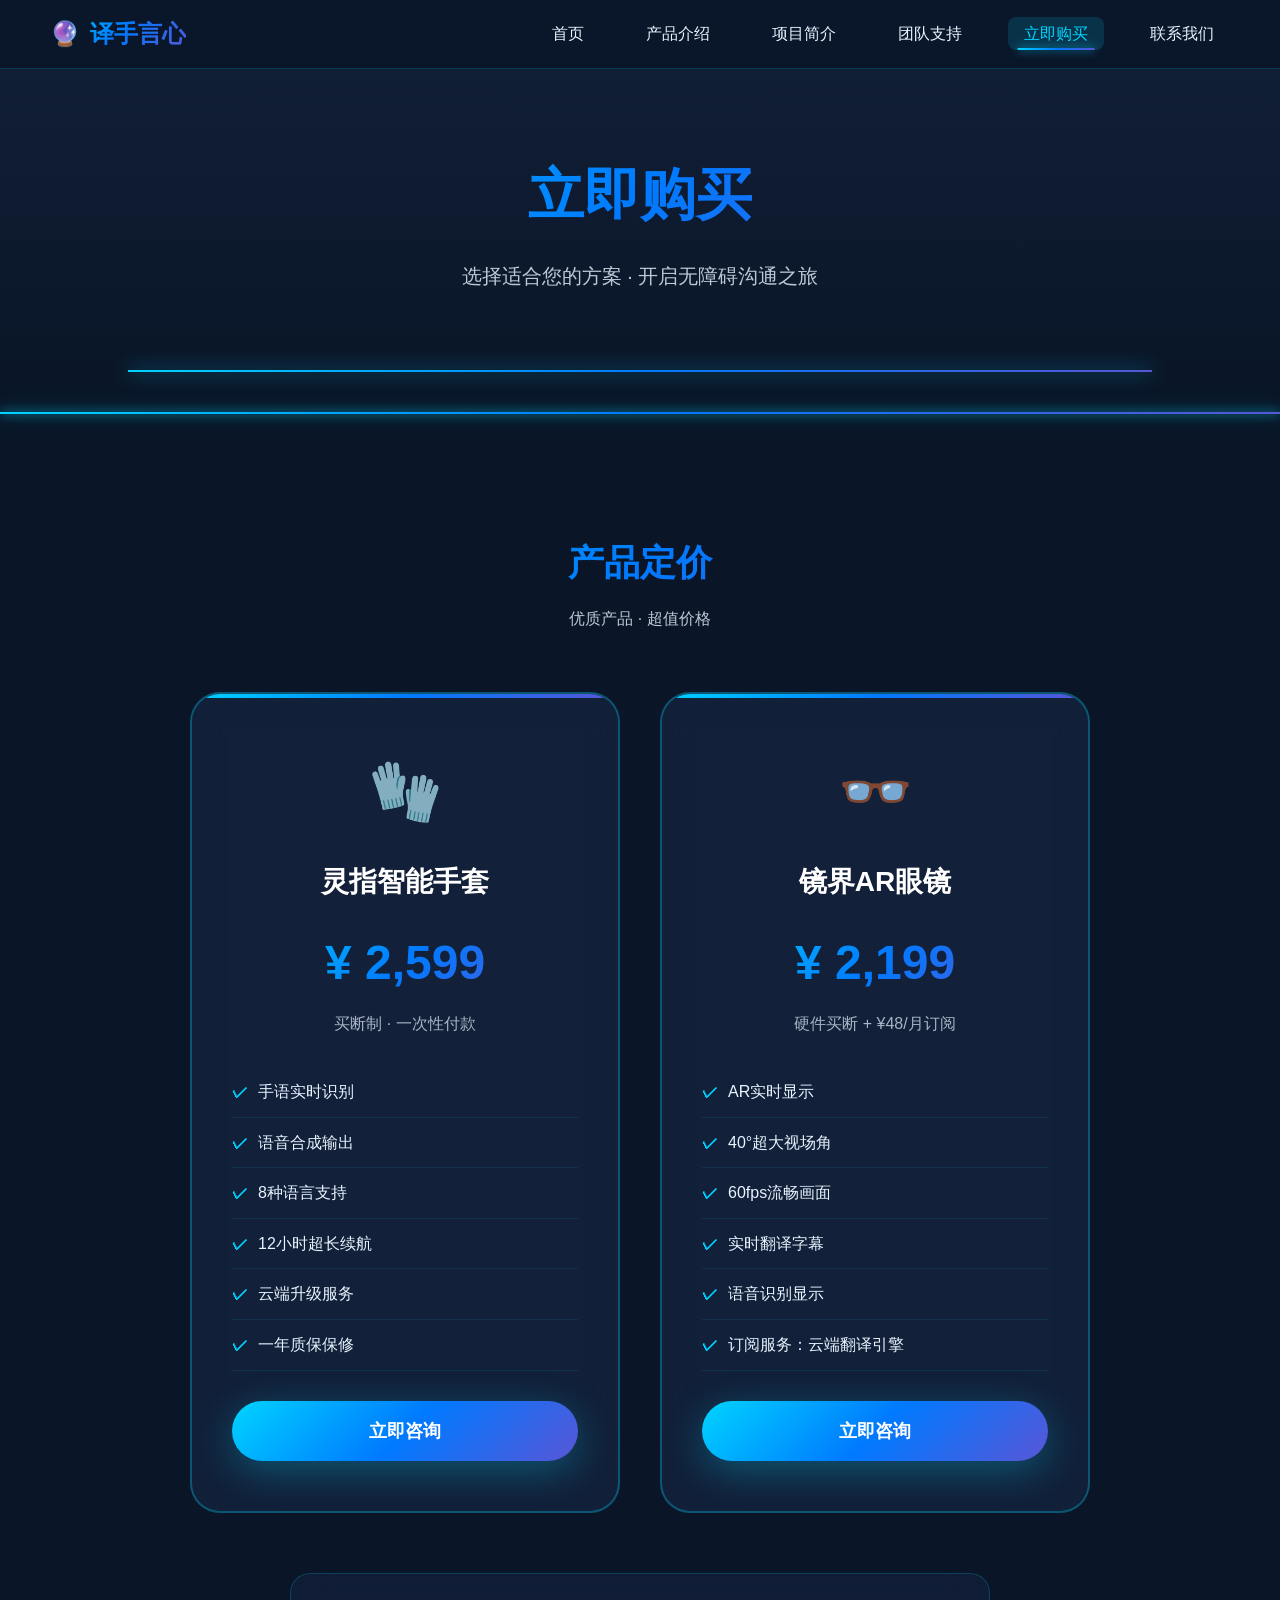
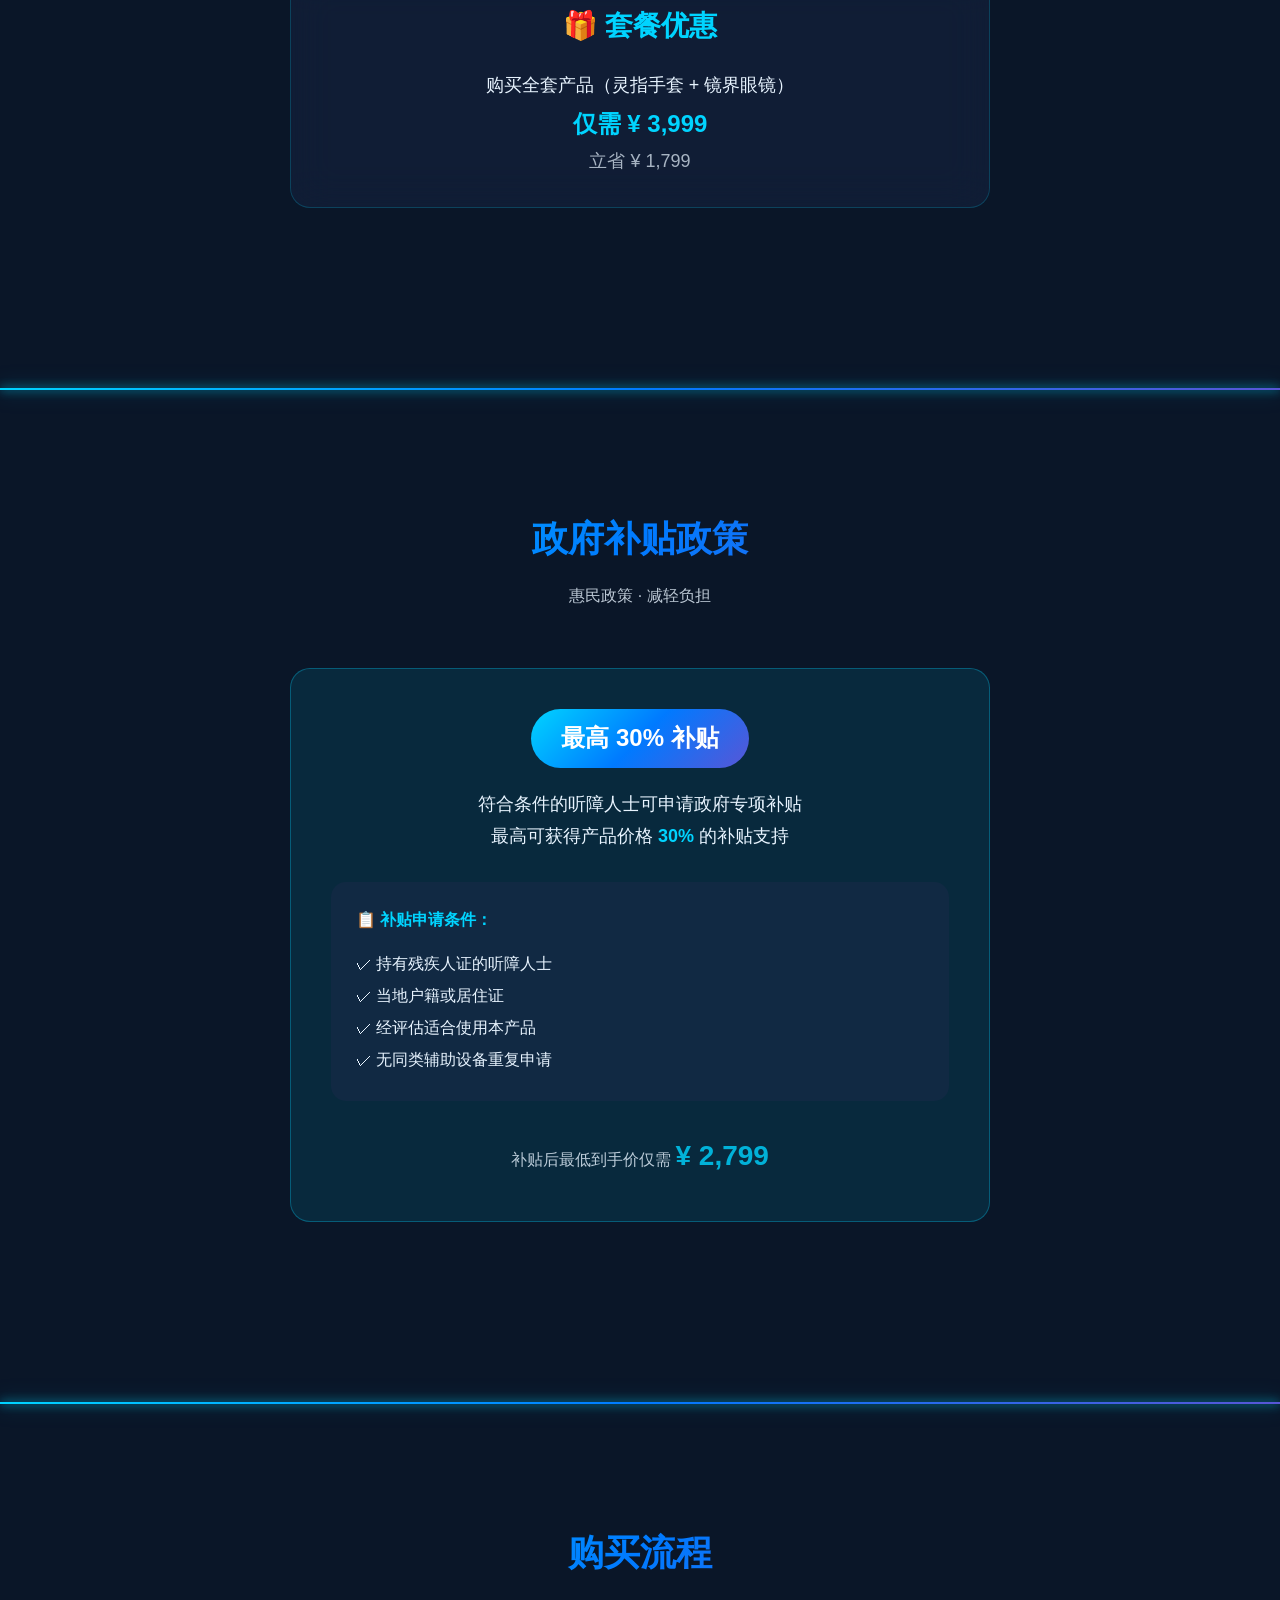
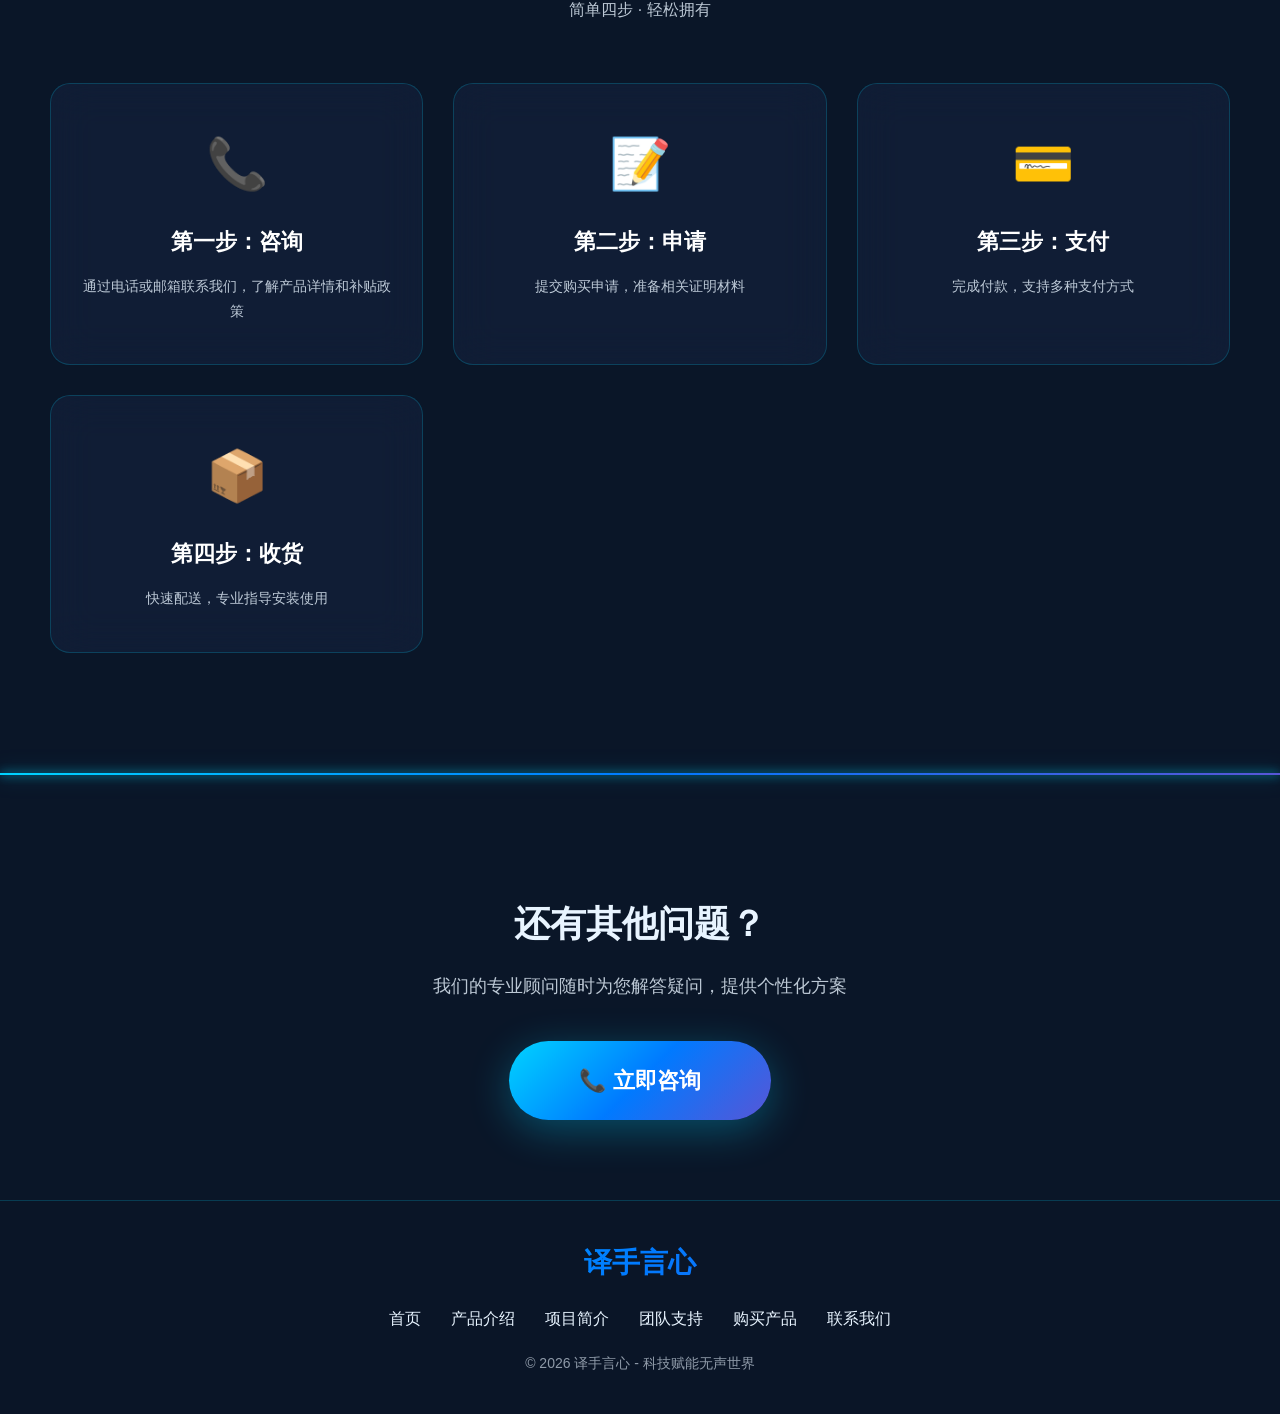
<file: purchase.html>
<!DOCTYPE html>
<html lang="zh-CN">
<head>
    <meta charset="UTF-8">
    <meta name="viewport" content="width=device-width, initial-scale=1.0">
    <title>立即购买 - 译手言心</title>
    <link rel="stylesheet" href="css/style.css">
</head>
<body>
    <!-- 导航栏 -->
    <nav class="navbar">
        <a href="index.html" class="nav-logo">译手言心</a>
        <ul class="nav-links">
            <li><a href="index.html">首页</a></li>
            <li><a href="product.html">产品介绍</a></li>
            <li><a href="project.html">项目简介</a></li>
            <li><a href="team.html">团队支持</a></li>
            <li><a href="purchase.html" class="active">立即购买</a></li>
            <li><a href="contact.html">联系我们</a></li>
        </ul>
        <div class="menu-toggle">
            <span></span>
            <span></span>
            <span></span>
        </div>
    </nav>

    <!-- 页面标题 -->
    <section class="page-banner">
        <h1 class="page-title">立即购买</h1>
        <p class="page-subtitle">选择适合您的方案 · 开启无障碍沟通之旅</p>
    </section>

    <!-- 发光分隔线 -->
    <div class="glow-line"></div>

    <!-- 产品定价 -->
    <section class="content-section">
        <div class="section-header">
            <h2>产品定价</h2>
            <p style="color: var(--glow-light); opacity: 0.8;">优质产品 · 超值价格</p>
        </div>
        
        <div class="pricing-cards">
            <div class="pricing-card fade-in">
                <div class="pricing-icon">🧤</div>
                <h3>灵指智能手套</h3>
                <div class="pricing-price">¥ 2,599</div>
                <div class="pricing-period">买断制 · 一次性付款</div>
                <ul class="pricing-features">
                    <li>手语实时识别</li>
                    <li>语音合成输出</li>
                    <li>8种语言支持</li>
                    <li>12小时超长续航</li>
                    <li>云端升级服务</li>
                    <li>一年质保保修</li>
                </ul>
                <a href="contact.html" class="btn btn-primary" style="width: 100%;">
                    立即咨询
                </a>
            </div>
            
            <div class="pricing-card fade-in">
                <div class="pricing-icon">👓</div>
                <h3>镜界AR眼镜</h3>
                <div class="pricing-price">¥ 2,199</div>
                <div class="pricing-period">硬件买断 + ¥48/月订阅</div>
                <ul class="pricing-features">
                    <li>AR实时显示</li>
                    <li>40°超大视场角</li>
                    <li>60fps流畅画面</li>
                    <li>实时翻译字幕</li>
                    <li>语音识别显示</li>
                    <li>订阅服务：云端翻译引擎</li>
                </ul>
                <a href="contact.html" class="btn btn-primary" style="width: 100%;">
                    立即咨询
                </a>
            </div>
        </div>
        
        <!-- 套餐优惠 -->
        <div class="glass-card fade-in" style="max-width: 700px; margin: 60px auto; text-align: center;">
            <h3 style="font-size: 28px; color: var(--tech-blue); margin-bottom: 20px;">
                🎁 套餐优惠
            </h3>
            <p style="font-size: 18px; color: var(--glow-light); line-height: 1.8;">
                购买全套产品（灵指手套 + 镜界眼镜）<br>
                <strong style="color: var(--tech-blue); font-size: 24px;">仅需 ¥ 3,999</strong><br>
                <span style="opacity: 0.7;">立省 ¥ 1,799</span>
            </p>
        </div>
    </section>

    <!-- 发光分隔线 -->
    <div class="glow-line"></div>

    <!-- 政府补贴 -->
    <section class="content-section">
        <div class="section-header">
            <h2>政府补贴政策</h2>
            <p style="color: var(--glow-light); opacity: 0.8;">惠民政策 · 减轻负担</p>
        </div>
        
        <div class="subsidy-info fade-in">
            <div class="subsidy-badge">最高 30% 补贴</div>
            <p>
                符合条件的听障人士可申请政府专项补贴<br>
                最高可获得产品价格 <strong style="color: var(--tech-blue);">30%</strong> 的补贴支持
            </p>
            <div style="margin-top: 30px; text-align: left; background: rgba(26, 42, 74, 0.5); border-radius: 15px; padding: 25px;">
                <h4 style="color: var(--tech-blue); margin-bottom: 15px;">📋 补贴申请条件：</h4>
                <ul style="list-style: none; color: var(--glow-light); line-height: 2;">
                    <li>✓ 持有残疾人证的听障人士</li>
                    <li>✓ 当地户籍或居住证</li>
                    <li>✓ 经评估适合使用本产品</li>
                    <li>✓ 无同类辅助设备重复申请</li>
                </ul>
            </div>
            <div style="margin-top: 30px;">
                <p style="font-size: 16px; color: var(--glow-light); opacity: 0.8;">
                    补贴后最低到手价仅需 <strong style="color: var(--tech-blue); font-size: 28px;">¥ 2,799</strong>
                </p>
            </div>
        </div>
    </section>

    <!-- 发光分隔线 -->
    <div class="glow-line"></div>

    <!-- 购买流程 -->
    <section class="content-section">
        <div class="section-header">
            <h2>购买流程</h2>
            <p style="color: var(--glow-light); opacity: 0.8;">简单四步 · 轻松拥有</p>
        </div>
        
        <div class="tech-highlights" style="margin-top: 40px;">
            <div class="tech-card fade-in">
                <div class="tech-icon">📞</div>
                <h4>第一步：咨询</h4>
                <p>通过电话或邮箱联系我们，了解产品详情和补贴政策</p>
            </div>
            <div class="tech-card fade-in">
                <div class="tech-icon">📝</div>
                <h4>第二步：申请</h4>
                <p>提交购买申请，准备相关证明材料</p>
            </div>
            <div class="tech-card fade-in">
                <div class="tech-icon">💳</div>
                <h4>第三步：支付</h4>
                <p>完成付款，支持多种支付方式</p>
            </div>
            <div class="tech-card fade-in">
                <div class="tech-icon">📦</div>
                <h4>第四步：收货</h4>
                <p>快速配送，专业指导安装使用</p>
            </div>
        </div>
    </section>

    <!-- 发光分隔线 -->
    <div class="glow-line"></div>

    <!-- 咨询入口 -->
    <section class="content-section" style="text-align: center; padding: 80px 50px;">
        <h2 style="font-size: 36px; margin-bottom: 20px;">还有其他问题？</h2>
        <p style="color: var(--glow-light); opacity: 0.8; margin-bottom: 40px; font-size: 18px;">
            我们的专业顾问随时为您解答疑问，提供个性化方案
        </p>
        <a href="contact.html" class="btn btn-primary" style="font-size: 22px; padding: 22px 70px;">
            📞 立即咨询
        </a>
    </section>

    <!-- Footer -->
    <footer class="footer">
        <div class="footer-content">
            <div class="footer-logo">译手言心</div>
            <div class="footer-links">
                <a href="index.html">首页</a>
                <a href="product.html">产品介绍</a>
                <a href="project.html">项目简介</a>
                <a href="team.html">团队支持</a>
                <a href="purchase.html">购买产品</a>
                <a href="contact.html">联系我们</a>
            </div>
            <p class="footer-copyright">© 2026 译手言心 - 科技赋能无声世界</p>
        </div>
    </footer>

    <script src="js/main.js"></script>
</body>
</html>
</file>
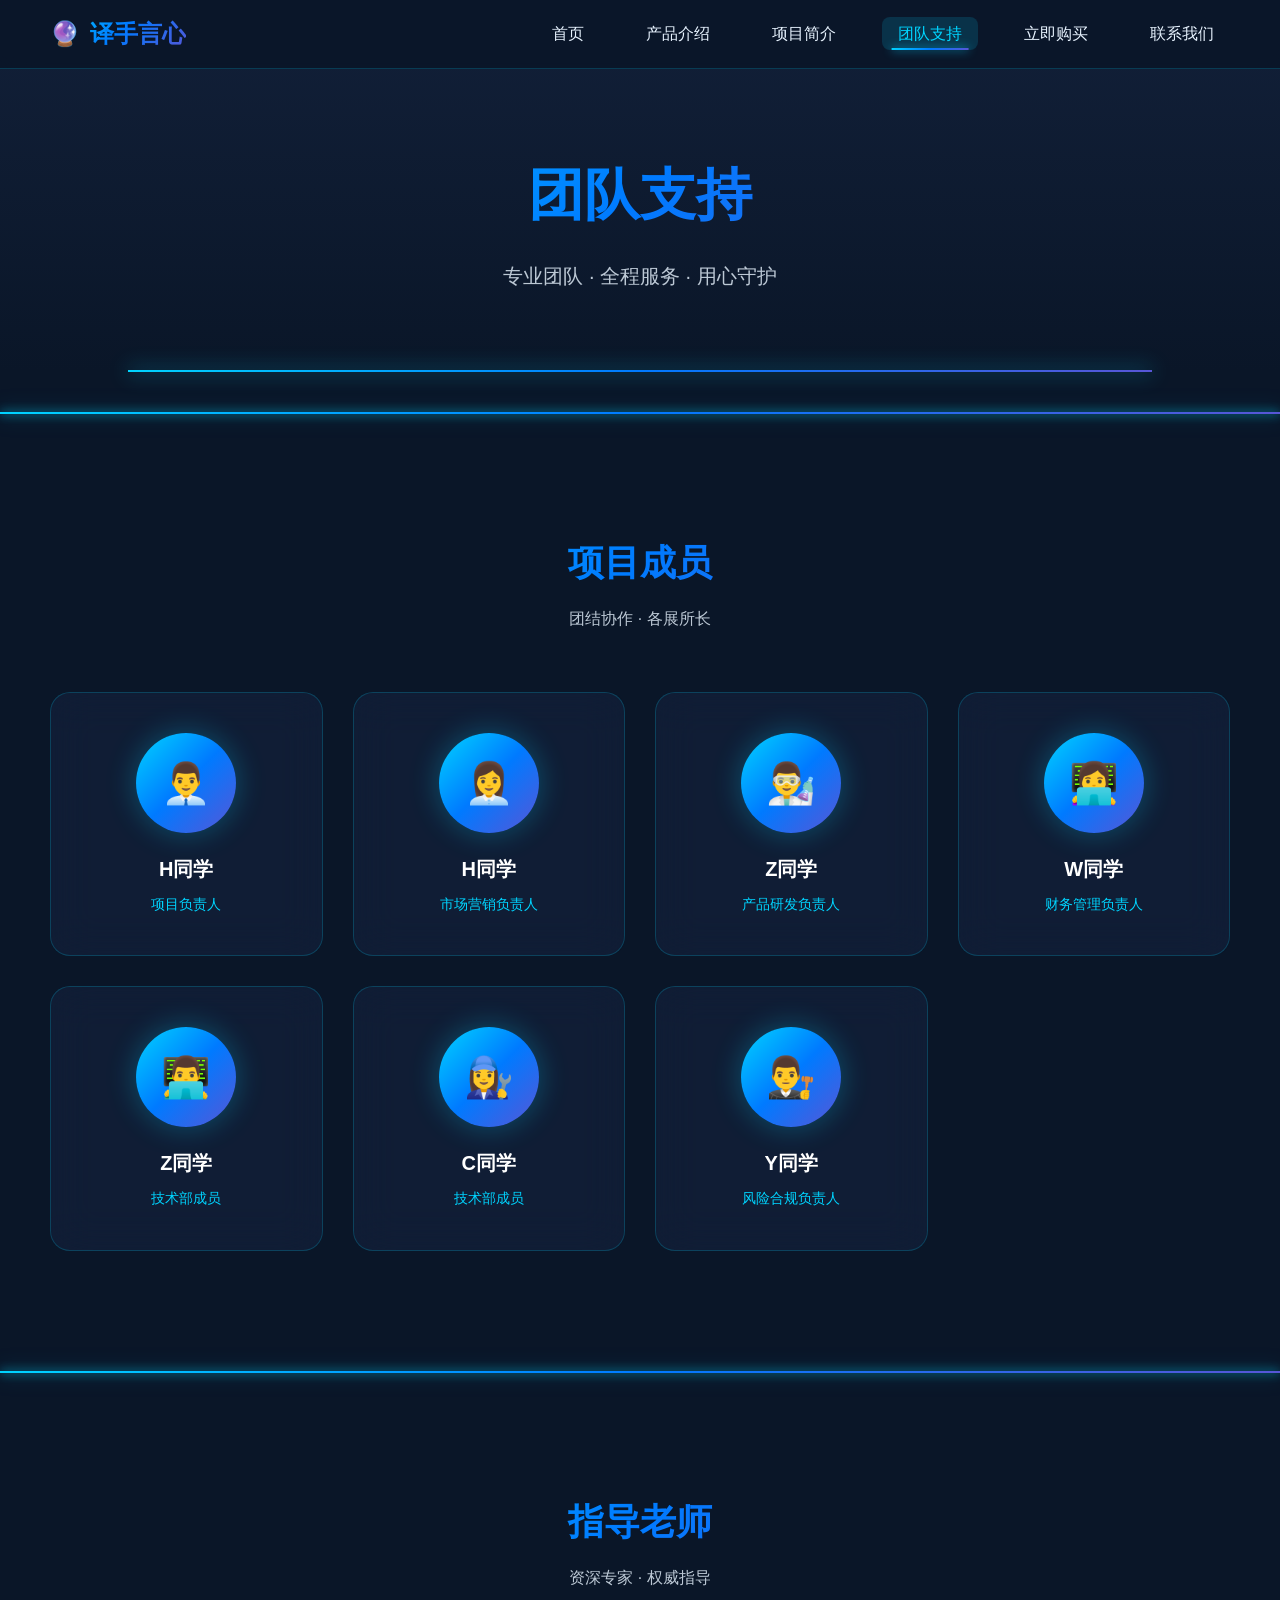
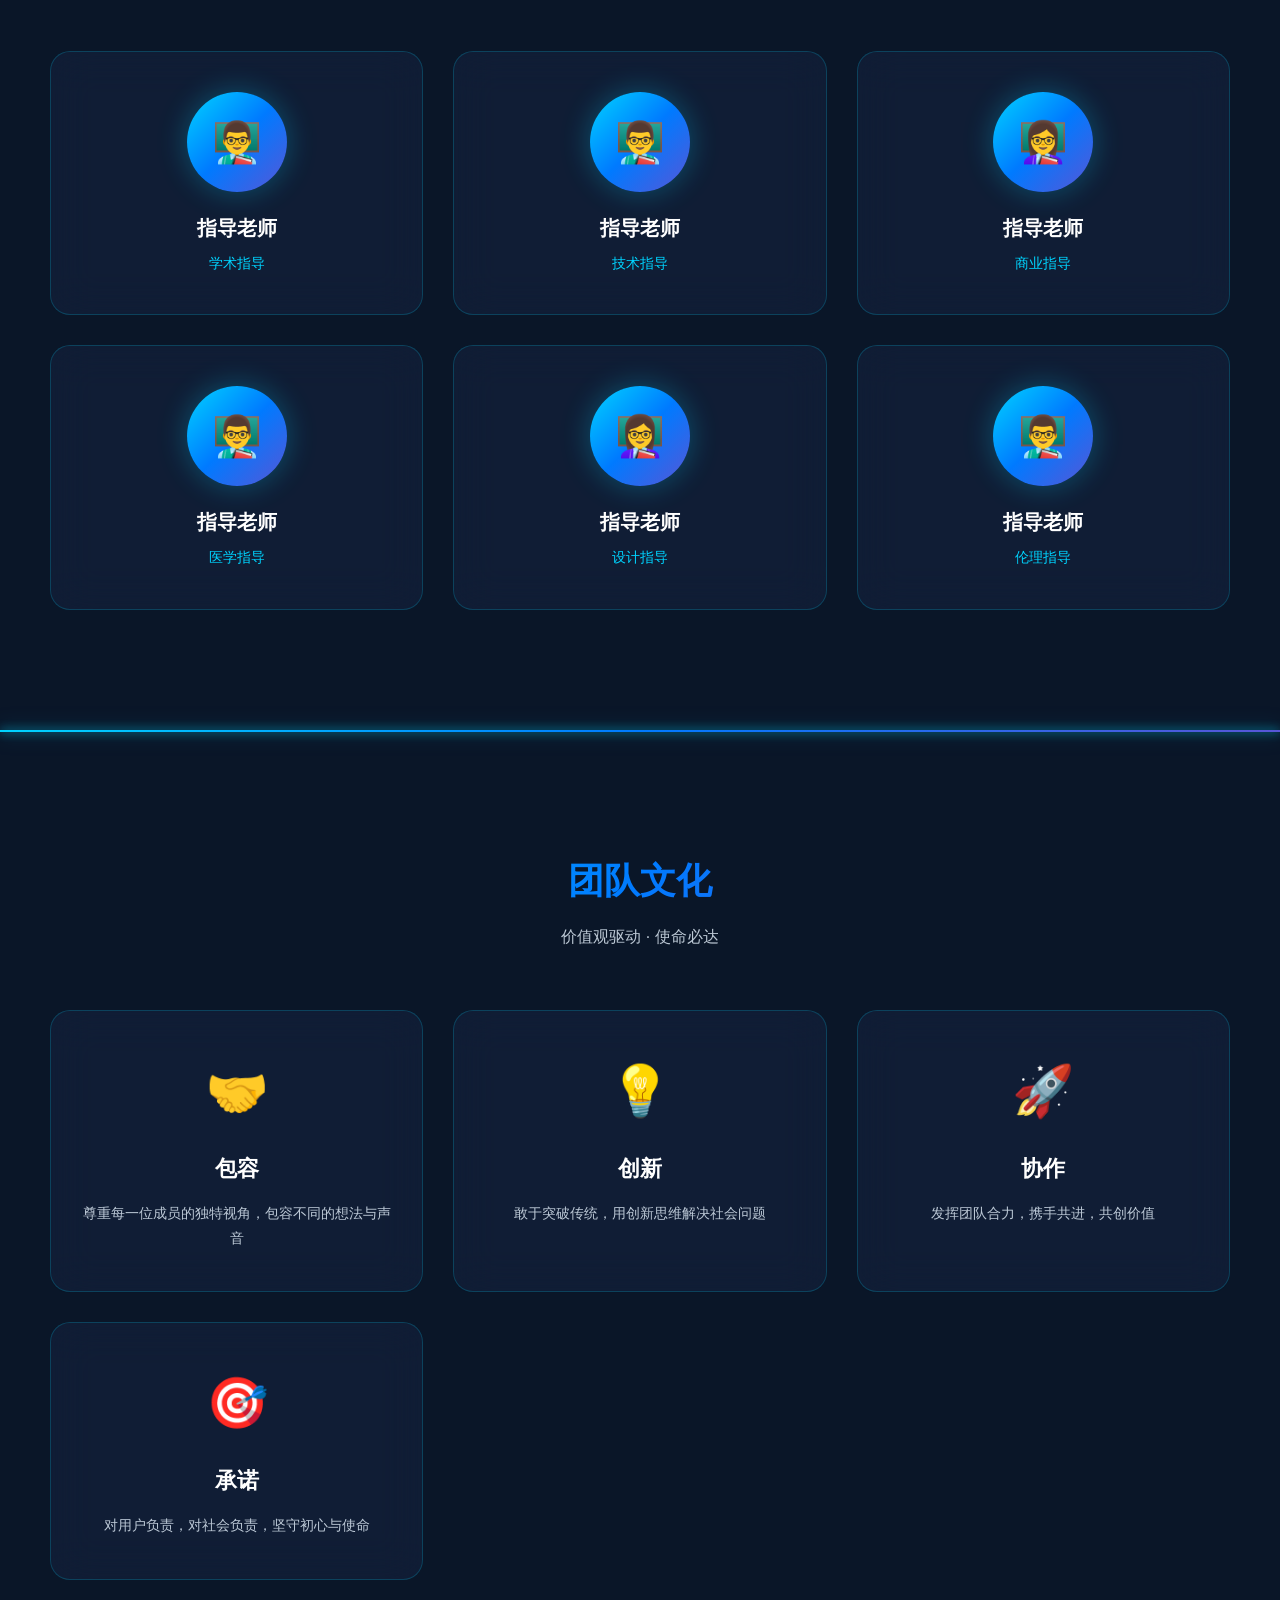
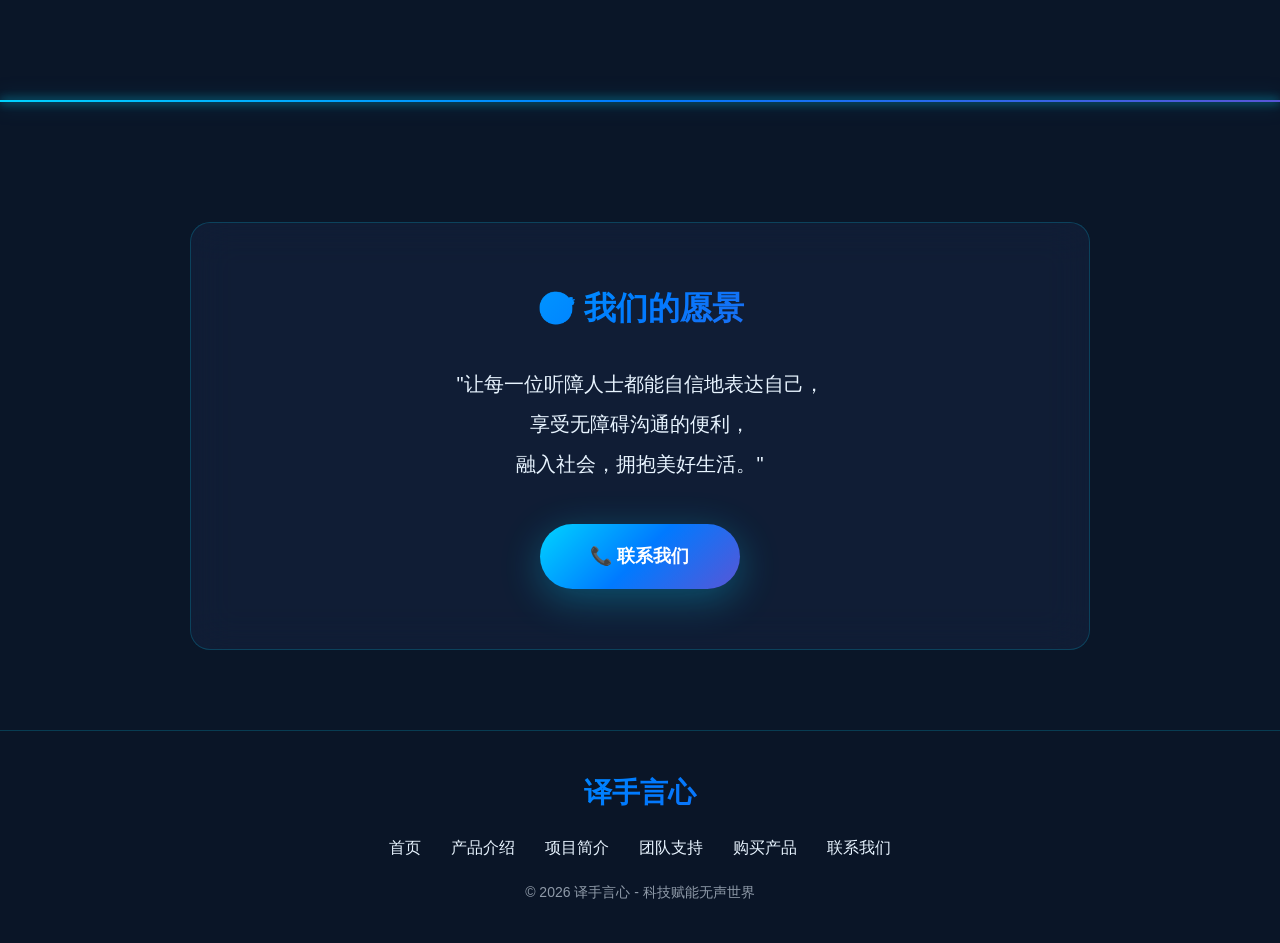
<file: team.html>
<!DOCTYPE html>
<html lang="zh-CN">
<head>
    <meta charset="UTF-8">
    <meta name="viewport" content="width=device-width, initial-scale=1.0">
    <title>团队支持 - 译手言心</title>
    <link rel="stylesheet" href="css/style.css">
</head>
<body>
    <!-- 导航栏 -->
    <nav class="navbar">
        <a href="index.html" class="nav-logo">译手言心</a>
        <ul class="nav-links">
            <li><a href="index.html">首页</a></li>
            <li><a href="product.html">产品介绍</a></li>
            <li><a href="project.html">项目简介</a></li>
            <li><a href="team.html" class="active">团队支持</a></li>
            <li><a href="purchase.html">立即购买</a></li>
            <li><a href="contact.html">联系我们</a></li>
        </ul>
        <div class="menu-toggle">
            <span></span>
            <span></span>
            <span></span>
        </div>
    </nav>

    <!-- 页面标题 -->
    <section class="page-banner">
        <h1 class="page-title">团队支持</h1>
        <p class="page-subtitle">专业团队 · 全程服务 · 用心守护</p>
    </section>

    <!-- 发光分隔线 -->
    <div class="glow-line"></div>

    <!-- 项目成员 -->
    <section class="content-section">
        <div class="section-header">
            <h2>项目成员</h2>
            <p style="color: var(--glow-light); opacity: 0.8;">团结协作 · 各展所长</p>
        </div>
        
        <div class="team-grid">
            <div class="team-card fade-in">
                <div class="team-avatar">👨‍💼</div>
                <div class="team-name">H同学</div>
                <div class="team-role">项目负责人</div>
            </div>
            <div class="team-card fade-in">
                <div class="team-avatar">👩‍💼</div>
                <div class="team-name">H同学</div>
                <div class="team-role">市场营销负责人</div>
            </div>
            <div class="team-card fade-in">
                <div class="team-avatar">👨‍🔬</div>
                <div class="team-name">Z同学</div>
                <div class="team-role">产品研发负责人</div>
            </div>
            <div class="team-card fade-in">
                <div class="team-avatar">👩‍💻</div>
                <div class="team-name">W同学</div>
                <div class="team-role">财务管理负责人</div>
            </div>
            <div class="team-card fade-in">
                <div class="team-avatar">👨‍💻</div>
                <div class="team-name">Z同学</div>
                <div class="team-role">技术部成员</div>
            </div>
            <div class="team-card fade-in">
                <div class="team-avatar">👩‍🔧</div>
                <div class="team-name">C同学</div>
                <div class="team-role">技术部成员</div>
            </div>
            <div class="team-card fade-in">
                <div class="team-avatar">👨‍⚖️</div>
                <div class="team-name">Y同学</div>
                <div class="team-role">风险合规负责人</div>
            </div>
        </div>
    </section>

    <!-- 发光分隔线 -->
    <div class="glow-line"></div>

    <!-- 指导老师 -->
    <section class="content-section">
        <div class="section-header">
            <h2>指导老师</h2>
            <p style="color: var(--glow-light); opacity: 0.8;">资深专家 · 权威指导</p>
        </div>
        
        <div class="team-grid" style="grid-template-columns: repeat(3, 1fr);">
            <div class="team-card fade-in">
                <div class="team-avatar">👨‍🏫</div>
                <div class="team-name">指导老师</div>
                <div class="team-role">学术指导</div>
            </div>
            <div class="team-card fade-in">
                <div class="team-avatar">👨‍🏫</div>
                <div class="team-name">指导老师</div>
                <div class="team-role">技术指导</div>
            </div>
            <div class="team-card fade-in">
                <div class="team-avatar">👩‍🏫</div>
                <div class="team-name">指导老师</div>
                <div class="team-role">商业指导</div>
            </div>
            <div class="team-card fade-in">
                <div class="team-avatar">👨‍🏫</div>
                <div class="team-name">指导老师</div>
                <div class="team-role">医学指导</div>
            </div>
            <div class="team-card fade-in">
                <div class="team-avatar">👩‍🏫</div>
                <div class="team-name">指导老师</div>
                <div class="team-role">设计指导</div>
            </div>
            <div class="team-card fade-in">
                <div class="team-avatar">👨‍🏫</div>
                <div class="team-name">指导老师</div>
                <div class="team-role">伦理指导</div>
            </div>
        </div>
    </section>

    <!-- 发光分隔线 -->
    <div class="glow-line"></div>

    <!-- 团队文化 -->
    <section class="content-section">
        <div class="section-header">
            <h2>团队文化</h2>
            <p style="color: var(--glow-light); opacity: 0.8;">价值观驱动 · 使命必达</p>
        </div>
        
        <div class="tech-highlights" style="margin-top: 40px;">
            <div class="tech-card fade-in">
                <div class="tech-icon">🤝</div>
                <h4>包容</h4>
                <p>尊重每一位成员的独特视角，包容不同的想法与声音</p>
            </div>
            <div class="tech-card fade-in">
                <div class="tech-icon">💡</div>
                <h4>创新</h4>
                <p>敢于突破传统，用创新思维解决社会问题</p>
            </div>
            <div class="tech-card fade-in">
                <div class="tech-icon">🚀</div>
                <h4>协作</h4>
                <p>发挥团队合力，携手共进，共创价值</p>
            </div>
            <div class="tech-card fade-in">
                <div class="tech-icon">🎯</div>
                <h4>承诺</h4>
                <p>对用户负责，对社会负责，坚守初心与使命</p>
            </div>
        </div>
    </section>

    <!-- 发光分隔线 -->
    <div class="glow-line"></div>

    <!-- 团队愿景 -->
    <section class="content-section" style="text-align: center;">
        <div class="glass-card fade-in" style="max-width: 900px; margin: 0 auto; padding: 60px;">
            <h2 style="font-size: 32px; background: var(--gradient-main); -webkit-background-clip: text; -webkit-text-fill-color: transparent; background-clip: text; margin-bottom: 30px;">
                🎯 我们的愿景
            </h2>
            <p style="font-size: 20px; line-height: 2; color: var(--glow-light);">
                "让每一位听障人士都能自信地表达自己，<br>
                享受无障碍沟通的便利，<br>
                融入社会，拥抱美好生活。"
            </p>
            <div style="margin-top: 40px;">
                <a href="contact.html" class="btn btn-primary" style="font-size: 18px; padding: 18px 50px;">
                    📞 联系我们
                </a>
            </div>
        </div>
    </section>

    <!-- Footer -->
    <footer class="footer">
        <div class="footer-content">
            <div class="footer-logo">译手言心</div>
            <div class="footer-links">
                <a href="index.html">首页</a>
                <a href="product.html">产品介绍</a>
                <a href="project.html">项目简介</a>
                <a href="team.html">团队支持</a>
                <a href="purchase.html">购买产品</a>
                <a href="contact.html">联系我们</a>
            </div>
            <p class="footer-copyright">© 2026 译手言心 - 科技赋能无声世界</p>
        </div>
    </footer>

    <script src="js/main.js"></script>
</body>
</html>
</file>
<file: css/style.css>
/* ===== 全局样式 ===== */
* {
    margin: 0;
    padding: 0;
    box-sizing: border-box;
}

:root {
    --primary-dark: #0a1628;
    --primary-mid: #1a2a4a;
    --tech-blue: #00D4FF;
    --tech-blue-dark: #007AFF;
    --accent-purple: #5856D6;
    --glow-white: #FFFFFF;
    --glow-light: #E8F4FF;
    --gradient-main: linear-gradient(135deg, #00D4FF 0%, #007AFF 50%, #5856D6 100%);
    --gradient-border: linear-gradient(135deg, rgba(0, 212, 255, 0.5), rgba(0, 122, 255, 0.5));
}

html {
    scroll-behavior: smooth;
}

body {
    font-family: 'Microsoft YaHei', 'PingFang SC', sans-serif;
    background: var(--primary-dark);
    color: var(--glow-light);
    line-height: 1.6;
    overflow-x: hidden;
}

/* ===== 发光线条装饰 ===== */
.glow-line {
    height: 2px;
    background: var(--gradient-main);
    box-shadow: 0 0 10px var(--tech-blue), 0 0 20px rgba(0, 212, 255, 0.5);
    margin: 40px 0;
}

.glow-line-vertical {
    width: 2px;
    background: var(--gradient-main);
    box-shadow: 0 0 10px var(--tech-blue), 0 0 20px rgba(0, 212, 255, 0.5);
}

/* ===== 导航栏 ===== */
.navbar {
    position: fixed;
    top: 0;
    left: 0;
    right: 0;
    z-index: 1000;
    background: rgba(10, 22, 40, 0.9);
    backdrop-filter: blur(20px);
    border-bottom: 1px solid rgba(0, 212, 255, 0.2);
    padding: 15px 50px;
    display: flex;
    justify-content: space-between;
    align-items: center;
}

.nav-logo {
    font-size: 24px;
    font-weight: bold;
    background: var(--gradient-main);
    -webkit-background-clip: text;
    -webkit-text-fill-color: transparent;
    background-clip: text;
    text-decoration: none;
    display: flex;
    align-items: center;
    gap: 10px;
}

.nav-logo::before {
    content: '🔮';
    -webkit-text-fill-color: initial;
}

.nav-links {
    display: flex;
    gap: 30px;
    list-style: none;
}

.nav-links a {
    color: var(--glow-light);
    text-decoration: none;
    padding: 8px 16px;
    border-radius: 8px;
    transition: all 0.3s ease;
    position: relative;
}

.nav-links a::after {
    content: '';
    position: absolute;
    bottom: 0;
    left: 50%;
    transform: translateX(-50%);
    width: 0;
    height: 2px;
    background: var(--gradient-main);
    transition: width 0.3s ease;
    box-shadow: 0 0 10px var(--tech-blue);
}

.nav-links a:hover {
    color: var(--tech-blue);
    background: rgba(0, 212, 255, 0.1);
}

.nav-links a:hover::after {
    width: 80%;
}

.nav-links a.active {
    color: var(--tech-blue);
    background: rgba(0, 212, 255, 0.15);
}

.nav-links a.active::after {
    width: 80%;
}

/* 移动端菜单按钮 */
.menu-toggle {
    display: none;
    flex-direction: column;
    gap: 5px;
    cursor: pointer;
    padding: 10px;
}

.menu-toggle span {
    width: 25px;
    height: 2px;
    background: var(--tech-blue);
    transition: all 0.3s ease;
}

/* ===== Footer ===== */
.footer {
    background: rgba(10, 22, 40, 0.95);
    border-top: 1px solid rgba(0, 212, 255, 0.2);
    padding: 40px 50px;
    text-align: center;
}

.footer-content {
    max-width: 1200px;
    margin: 0 auto;
}

.footer-logo {
    font-size: 28px;
    font-weight: bold;
    background: var(--gradient-main);
    -webkit-background-clip: text;
    -webkit-text-fill-color: transparent;
    background-clip: text;
    margin-bottom: 20px;
}

.footer-links {
    display: flex;
    justify-content: center;
    gap: 30px;
    margin-bottom: 20px;
    flex-wrap: wrap;
}

.footer-links a {
    color: var(--glow-light);
    text-decoration: none;
    transition: color 0.3s ease;
}

.footer-links a:hover {
    color: var(--tech-blue);
}

.footer-copyright {
    color: rgba(232, 244, 255, 0.6);
    font-size: 14px;
}

/* ===== Hero 区域 ===== */
.hero {
    min-height: 100vh;
    position: relative;
    display: flex;
    align-items: center;
    justify-content: center;
    overflow: hidden;
}

.hero-bg {
    position: absolute;
    top: 0;
    left: 0;
    width: 100%;
    height: 100%;
    background: url('../hero-bg.png') center center / cover no-repeat;
    z-index: 0;
}

.hero-overlay {
    position: absolute;
    top: 0;
    left: 0;
    width: 100%;
    height: 100%;
    background: linear-gradient(
        180deg,
        rgba(10, 22, 40, 0.7) 0%,
        rgba(10, 22, 40, 0.5) 50%,
        rgba(10, 22, 40, 0.9) 100%
    );
    z-index: 1;
}

.hero-content {
    position: relative;
    z-index: 2;
    text-align: center;
    padding: 120px 20px 60px;
    max-width: 1200px;
}

.hero-title {
    font-size: 72px;
    font-weight: 900;
    background: var(--gradient-main);
    -webkit-background-clip: text;
    -webkit-text-fill-color: transparent;
    background-clip: text;
    margin-bottom: 20px;
    text-shadow: 0 0 60px rgba(0, 212, 255, 0.5);
    animation: glow-text 3s ease-in-out infinite;
}

@keyframes glow-text {
    0%, 100% { filter: drop-shadow(0 0 20px rgba(0, 212, 255, 0.5)); }
    50% { filter: drop-shadow(0 0 40px rgba(0, 212, 255, 0.8)); }
}

.hero-subtitle {
    font-size: 28px;
    color: var(--glow-light);
    margin-bottom: 60px;
    opacity: 0.9;
}

/* ===== 玻璃态卡片 ===== */
.glass-card {
    background: rgba(26, 42, 74, 0.4);
    backdrop-filter: blur(20px);
    border: 1px solid rgba(0, 212, 255, 0.2);
    border-radius: 20px;
    padding: 30px;
    transition: all 0.4s ease;
    position: relative;
    overflow: hidden;
}

.glass-card::before {
    content: '';
    position: absolute;
    top: 0;
    left: 0;
    right: 0;
    height: 1px;
    background: var(--gradient-border);
    opacity: 0;
    transition: opacity 0.4s ease;
}

.glass-card:hover {
    transform: translateY(-10px);
    border-color: rgba(0, 212, 255, 0.5);
    box-shadow: 0 20px 60px rgba(0, 212, 255, 0.2), 0 0 30px rgba(0, 122, 255, 0.1);
}

.glass-card:hover::before {
    opacity: 1;
}

/* ===== 导航卡片 ===== */
.nav-cards {
    display: grid;
    grid-template-columns: repeat(4, 1fr);
    gap: 30px;
    margin-top: 40px;
}

.nav-card {
    background: rgba(26, 42, 74, 0.3);
    backdrop-filter: blur(20px);
    border: 2px solid transparent;
    border-radius: 20px;
    padding: 40px 30px;
    text-align: center;
    text-decoration: none;
    color: var(--glow-light);
    position: relative;
    overflow: hidden;
    transition: all 0.4s ease;
}

.nav-card::before {
    content: '';
    position: absolute;
    inset: 0;
    border-radius: 20px;
    padding: 2px;
    background: var(--gradient-main);
    -webkit-mask: linear-gradient(#fff 0 0) content-box, linear-gradient(#fff 0 0);
    -webkit-mask-composite: xor;
    mask-composite: exclude;
    opacity: 0.5;
    transition: opacity 0.4s ease;
}

.nav-card::after {
    content: '';
    position: absolute;
    top: 50%;
    left: 50%;
    width: 0;
    height: 0;
    background: radial-gradient(circle, rgba(0, 212, 255, 0.3) 0%, transparent 70%);
    transform: translate(-50%, -50%);
    transition: all 0.5s ease;
    border-radius: 50%;
}

.nav-card:hover {
    transform: translateY(-15px);
    box-shadow: 0 30px 80px rgba(0, 212, 255, 0.3);
}

.nav-card:hover::before {
    opacity: 1;
}

.nav-card:hover::after {
    width: 300%;
    height: 300%;
}

.nav-card-icon {
    font-size: 50px;
    margin-bottom: 20px;
    position: relative;
    z-index: 1;
}

.nav-card-title {
    font-size: 22px;
    font-weight: bold;
    margin-bottom: 10px;
    position: relative;
    z-index: 1;
}

.nav-card-desc {
    font-size: 14px;
    opacity: 0.8;
    position: relative;
    z-index: 1;
}

/* ===== 数据卡片 ===== */
.stats-section {
    padding: 100px 50px;
    background: linear-gradient(180deg, transparent 0%, rgba(26, 42, 74, 0.3) 50%, transparent 100%);
}

.section-title {
    text-align: center;
    font-size: 42px;
    font-weight: bold;
    background: var(--gradient-main);
    -webkit-background-clip: text;
    -webkit-text-fill-color: transparent;
    background-clip: text;
    margin-bottom: 60px;
}

.stats-grid {
    display: grid;
    grid-template-columns: repeat(4, 1fr);
    gap: 30px;
    max-width: 1200px;
    margin: 0 auto;
}

.stat-card {
    background: rgba(26, 42, 74, 0.4);
    backdrop-filter: blur(20px);
    border: 1px solid rgba(0, 212, 255, 0.2);
    border-radius: 20px;
    padding: 40px 30px;
    text-align: center;
    transition: all 0.4s ease;
}

.stat-card:hover {
    transform: translateY(-10px) scale(1.02);
    border-color: var(--tech-blue);
    box-shadow: 0 20px 60px rgba(0, 212, 255, 0.2);
}

.stat-number {
    font-size: 56px;
    font-weight: 900;
    background: var(--gradient-main);
    -webkit-background-clip: text;
    -webkit-text-fill-color: transparent;
    background-clip: text;
    line-height: 1.2;
}

.stat-unit {
    font-size: 28px;
}

.stat-label {
    font-size: 16px;
    color: var(--glow-light);
    margin-top: 10px;
    opacity: 0.9;
}

/* ===== 页面标题 Banner ===== */
.page-banner {
    padding: 150px 50px 80px;
    text-align: center;
    position: relative;
    background: linear-gradient(180deg, rgba(26, 42, 74, 0.5) 0%, transparent 100%);
}

.page-banner::before {
    content: '';
    position: absolute;
    bottom: 0;
    left: 10%;
    right: 10%;
    height: 2px;
    background: var(--gradient-main);
    box-shadow: 0 0 20px var(--tech-blue);
}

.page-title {
    font-size: 56px;
    font-weight: bold;
    background: var(--gradient-main);
    -webkit-background-clip: text;
    -webkit-text-fill-color: transparent;
    background-clip: text;
    margin-bottom: 20px;
}

.page-subtitle {
    font-size: 20px;
    color: var(--glow-light);
    opacity: 0.8;
}

/* ===== 内容区块 ===== */
.content-section {
    padding: 80px 50px;
    max-width: 1400px;
    margin: 0 auto;
}

.section-header {
    text-align: center;
    margin-bottom: 60px;
}

.section-header h2 {
    font-size: 36px;
    font-weight: bold;
    background: var(--gradient-main);
    -webkit-background-clip: text;
    -webkit-text-fill-color: transparent;
    background-clip: text;
    margin-bottom: 15px;
}

/* ===== 产品区块 ===== */
.product-block {
    display: grid;
    grid-template-columns: 1fr 1fr;
    gap: 60px;
    align-items: center;
    margin-bottom: 100px;
    padding: 60px;
    background: rgba(26, 42, 74, 0.3);
    border-radius: 30px;
    border: 1px solid rgba(0, 212, 255, 0.15);
}

.product-block.reverse {
    direction: rtl;
}

.product-block.reverse > * {
    direction: ltr;
}

.product-image {
    position: relative;
    border-radius: 20px;
    overflow: hidden;
}

.product-image img {
    width: 100%;
    height: auto;
    transition: transform 0.5s ease;
}

.product-image:hover img {
    transform: scale(1.05);
}

.product-image::after {
    content: '';
    position: absolute;
    inset: 0;
    border: 2px solid rgba(0, 212, 255, 0.3);
    border-radius: 20px;
    pointer-events: none;
    transition: border-color 0.3s ease;
}

.product-image:hover::after {
    border-color: var(--tech-blue);
    box-shadow: inset 0 0 30px rgba(0, 212, 255, 0.2);
}

.product-info h3 {
    font-size: 36px;
    font-weight: bold;
    color: var(--glow-white);
    margin-bottom: 20px;
}

.product-info .price {
    font-size: 32px;
    font-weight: bold;
    background: var(--gradient-main);
    -webkit-background-clip: text;
    -webkit-text-fill-color: transparent;
    background-clip: text;
    margin-bottom: 30px;
}

.product-specs {
    list-style: none;
}

.product-specs li {
    padding: 15px 0;
    border-bottom: 1px solid rgba(0, 212, 255, 0.1);
    display: flex;
    justify-content: space-between;
    align-items: center;
}

.product-specs li:last-child {
    border-bottom: none;
}

.spec-label {
    color: var(--glow-light);
    opacity: 0.8;
}

.spec-value {
    color: var(--tech-blue);
    font-weight: bold;
}

/* ===== 技术亮点卡片 ===== */
.tech-highlights {
    display: grid;
    grid-template-columns: repeat(3, 1fr);
    gap: 30px;
}

.tech-card {
    background: rgba(26, 42, 74, 0.4);
    backdrop-filter: blur(20px);
    border: 1px solid rgba(0, 212, 255, 0.2);
    border-radius: 20px;
    padding: 40px 30px;
    text-align: center;
    transition: all 0.4s ease;
}

.tech-card:hover {
    transform: translateY(-10px);
    border-color: var(--tech-blue);
    box-shadow: 0 20px 60px rgba(0, 212, 255, 0.2);
}

.tech-icon {
    font-size: 50px;
    margin-bottom: 20px;
}

.tech-card h4 {
    font-size: 22px;
    color: var(--glow-white);
    margin-bottom: 15px;
}

.tech-card p {
    font-size: 14px;
    color: var(--glow-light);
    opacity: 0.8;
    line-height: 1.8;
}

/* ===== 时间线 ===== */
.timeline {
    position: relative;
    max-width: 1000px;
    margin: 60px auto;
    padding: 40px 0;
}

.timeline::before {
    content: '';
    position: absolute;
    left: 50%;
    top: 0;
    bottom: 0;
    width: 4px;
    background: var(--gradient-main);
    transform: translateX(-50%);
    border-radius: 2px;
    box-shadow: 0 0 20px rgba(0, 212, 255, 0.5);
}

.timeline-item {
    position: relative;
    margin-bottom: 50px;
    width: 50%;
    padding: 20px 40px;
}

.timeline-item:nth-child(odd) {
    left: 0;
    text-align: right;
}

.timeline-item:nth-child(even) {
    left: 50%;
}

.timeline-dot {
    position: absolute;
    width: 24px;
    height: 24px;
    background: var(--tech-blue);
    border-radius: 50%;
    top: 30px;
    box-shadow: 0 0 20px var(--tech-blue);
}

.timeline-item:nth-child(odd) .timeline-dot {
    right: -12px;
}

.timeline-item:nth-child(even) .timeline-dot {
    left: -12px;
}

.timeline-year {
    font-size: 28px;
    font-weight: bold;
    color: var(--tech-blue);
    margin-bottom: 10px;
}

.timeline-content {
    background: rgba(26, 42, 74, 0.5);
    backdrop-filter: blur(10px);
    border: 1px solid rgba(0, 212, 255, 0.2);
    border-radius: 15px;
    padding: 20px;
}

.timeline-content h4 {
    color: var(--glow-white);
    margin-bottom: 10px;
}

.timeline-content p {
    color: var(--glow-light);
    opacity: 0.8;
    font-size: 14px;
}

/* ===== 团队成员卡片 ===== */
.team-grid {
    display: grid;
    grid-template-columns: repeat(4, 1fr);
    gap: 30px;
}

.team-card {
    background: rgba(26, 42, 74, 0.4);
    backdrop-filter: blur(20px);
    border: 1px solid rgba(0, 212, 255, 0.2);
    border-radius: 20px;
    padding: 40px 30px;
    text-align: center;
    transition: all 0.4s ease;
}

.team-card:hover {
    transform: translateY(-10px);
    border-color: var(--tech-blue);
    box-shadow: 0 20px 60px rgba(0, 212, 255, 0.2);
}

.team-avatar {
    width: 100px;
    height: 100px;
    margin: 0 auto 20px;
    background: var(--gradient-main);
    border-radius: 50%;
    display: flex;
    align-items: center;
    justify-content: center;
    font-size: 40px;
    box-shadow: 0 0 30px rgba(0, 212, 255, 0.3);
}

.team-name {
    font-size: 20px;
    font-weight: bold;
    color: var(--glow-white);
    margin-bottom: 8px;
}

.team-role {
    font-size: 14px;
    color: var(--tech-blue);
}

/* ===== 合作机构 ===== */
.partners-grid {
    display: grid;
    grid-template-columns: repeat(4, 1fr);
    gap: 30px;
}

.partner-card {
    background: rgba(26, 42, 74, 0.4);
    backdrop-filter: blur(20px);
    border: 1px solid rgba(0, 212, 255, 0.2);
    border-radius: 15px;
    padding: 30px;
    text-align: center;
    transition: all 0.4s ease;
}

.partner-card:hover {
    transform: translateY(-5px);
    border-color: var(--tech-blue);
}

.partner-logo {
    font-size: 36px;
    margin-bottom: 15px;
}

.partner-name {
    color: var(--glow-light);
    font-size: 16px;
}

/* ===== 定价卡片 ===== */
.pricing-cards {
    display: grid;
    grid-template-columns: repeat(2, 1fr);
    gap: 40px;
    max-width: 900px;
    margin: 60px auto;
}

.pricing-card {
    background: rgba(26, 42, 74, 0.5);
    backdrop-filter: blur(20px);
    border: 2px solid rgba(0, 212, 255, 0.3);
    border-radius: 30px;
    padding: 50px 40px;
    text-align: center;
    transition: all 0.4s ease;
    position: relative;
    overflow: hidden;
}

.pricing-card::before {
    content: '';
    position: absolute;
    top: 0;
    left: 0;
    right: 0;
    height: 4px;
    background: var(--gradient-main);
}

.pricing-card:hover {
    transform: translateY(-10px);
    border-color: var(--tech-blue);
    box-shadow: 0 30px 80px rgba(0, 212, 255, 0.3);
}

.pricing-icon {
    font-size: 60px;
    margin-bottom: 20px;
}

.pricing-card h3 {
    font-size: 28px;
    color: var(--glow-white);
    margin-bottom: 20px;
}

.pricing-price {
    font-size: 48px;
    font-weight: 900;
    background: var(--gradient-main);
    -webkit-background-clip: text;
    -webkit-text-fill-color: transparent;
    background-clip: text;
    margin-bottom: 10px;
}

.pricing-period {
    font-size: 16px;
    color: var(--glow-light);
    opacity: 0.7;
    margin-bottom: 30px;
}

.pricing-features {
    list-style: none;
    text-align: left;
    margin-bottom: 30px;
}

.pricing-features li {
    padding: 12px 0;
    border-bottom: 1px solid rgba(0, 212, 255, 0.1);
    display: flex;
    align-items: center;
    gap: 10px;
}

.pricing-features li::before {
    content: '✓';
    color: var(--tech-blue);
    font-weight: bold;
}

/* ===== 政府补贴 ===== */
.subsidy-info {
    background: rgba(0, 212, 255, 0.1);
    border: 1px solid rgba(0, 212, 255, 0.3);
    border-radius: 20px;
    padding: 40px;
    text-align: center;
    max-width: 700px;
    margin: 60px auto;
}

.subsidy-badge {
    display: inline-block;
    background: var(--gradient-main);
    padding: 10px 30px;
    border-radius: 30px;
    font-size: 24px;
    font-weight: bold;
    color: var(--glow-white);
    margin-bottom: 20px;
}

.subsidy-info p {
    font-size: 18px;
    line-height: 1.8;
}

/* ===== 联系方式 ===== */
.contact-cards {
    display: grid;
    grid-template-columns: repeat(3, 1fr);
    gap: 30px;
    max-width: 1000px;
    margin: 60px auto;
}

.contact-card {
    background: rgba(26, 42, 74, 0.5);
    backdrop-filter: blur(20px);
    border: 1px solid rgba(0, 212, 255, 0.3);
    border-radius: 20px;
    padding: 50px 30px;
    text-align: center;
    transition: all 0.4s ease;
}

.contact-card:hover {
    transform: translateY(-10px);
    border-color: var(--tech-blue);
    box-shadow: 0 20px 60px rgba(0, 212, 255, 0.2);
}

.contact-icon {
    font-size: 60px;
    margin-bottom: 20px;
}

.contact-card h3 {
    font-size: 20px;
    color: var(--glow-light);
    margin-bottom: 15px;
}

.contact-value {
    font-size: 24px;
    font-weight: bold;
    color: var(--tech-blue);
}

/* ===== 按钮 ===== */
.btn {
    display: inline-flex;
    align-items: center;
    justify-content: center;
    gap: 10px;
    padding: 16px 40px;
    border: none;
    border-radius: 50px;
    font-size: 18px;
    font-weight: bold;
    cursor: pointer;
    transition: all 0.4s ease;
    text-decoration: none;
    position: relative;
    overflow: hidden;
}

.btn-primary {
    background: var(--gradient-main);
    color: var(--glow-white);
    box-shadow: 0 10px 40px rgba(0, 212, 255, 0.3);
}

.btn-primary:hover {
    transform: translateY(-3px);
    box-shadow: 0 15px 50px rgba(0, 212, 255, 0.5);
}

.btn-secondary {
    background: transparent;
    color: var(--tech-blue);
    border: 2px solid var(--tech-blue);
}

.btn-secondary:hover {
    background: rgba(0, 212, 255, 0.1);
    transform: translateY(-3px);
    box-shadow: 0 10px 40px rgba(0, 212, 255, 0.3);
}

/* ===== 响应式布局 ===== */
@media (max-width: 1200px) {
    .nav-cards {
        grid-template-columns: repeat(2, 1fr);
    }
    
    .stats-grid {
        grid-template-columns: repeat(2, 1fr);
    }
    
    .team-grid {
        grid-template-columns: repeat(3, 1fr);
    }
    
    .tech-highlights {
        grid-template-columns: repeat(2, 1fr);
    }
}

@media (max-width: 992px) {
    .product-block {
        grid-template-columns: 1fr;
        direction: ltr !important;
    }
    
    .product-block.reverse > * {
        direction: ltr;
    }
    
    .pricing-cards {
        grid-template-columns: 1fr;
    }
    
    .timeline::before {
        left: 20px;
    }
    
    .timeline-item {
        width: 100%;
        left: 0 !important;
        text-align: left !important;
        padding-left: 60px;
    }
    
    .timeline-item .timeline-dot {
        left: 8px !important;
        right: auto !important;
    }
}

@media (max-width: 768px) {
    .navbar {
        padding: 15px 20px;
    }
    
    .nav-links {
        display: none;
        position: absolute;
        top: 100%;
        left: 0;
        right: 0;
        background: rgba(10, 22, 40, 0.98);
        flex-direction: column;
        padding: 20px;
        gap: 10px;
        border-bottom: 1px solid rgba(0, 212, 255, 0.2);
    }
    
    .nav-links.active {
        display: flex;
    }
    
    .menu-toggle {
        display: flex;
    }
    
    .hero-title {
        font-size: 42px;
    }
    
    .hero-subtitle {
        font-size: 18px;
    }
    
    .nav-cards {
        grid-template-columns: 1fr;
    }
    
    .stats-grid {
        grid-template-columns: 1fr;
    }
    
    .team-grid {
        grid-template-columns: repeat(2, 1fr);
    }
    
    .tech-highlights {
        grid-template-columns: 1fr;
    }
    
    .partners-grid {
        grid-template-columns: repeat(2, 1fr);
    }
    
    .contact-cards {
        grid-template-columns: 1fr;
    }
    
    .page-title {
        font-size: 36px;
    }
    
    .section-title {
        font-size: 32px;
    }
    
    .content-section {
        padding: 60px 20px;
    }
    
    .product-block {
        padding: 30px 20px;
    }
}

@media (max-width: 480px) {
    .hero-title {
        font-size: 32px;
    }
    
    .stat-number {
        font-size: 42px;
    }
    
    .team-grid {
        grid-template-columns: 1fr;
    }
    
    .footer-links {
        flex-direction: column;
        gap: 15px;
    }
}

/* ===== 动画 ===== */
@keyframes float {
    0%, 100% { transform: translateY(0); }
    50% { transform: translateY(-20px); }
}

@keyframes pulse-glow {
    0%, 100% { box-shadow: 0 0 20px rgba(0, 212, 255, 0.3); }
    50% { box-shadow: 0 0 40px rgba(0, 212, 255, 0.6); }
}

.animate-float {
    animation: float 6s ease-in-out infinite;
}

.animate-pulse-glow {
    animation: pulse-glow 3s ease-in-out infinite;
}

/* ===== 滚动动画 ===== */
.fade-in {
    opacity: 0;
    transform: translateY(30px);
    transition: all 0.8s ease;
}

.fade-in.visible {
    opacity: 1;
    transform: translateY(0);
}
</file>
